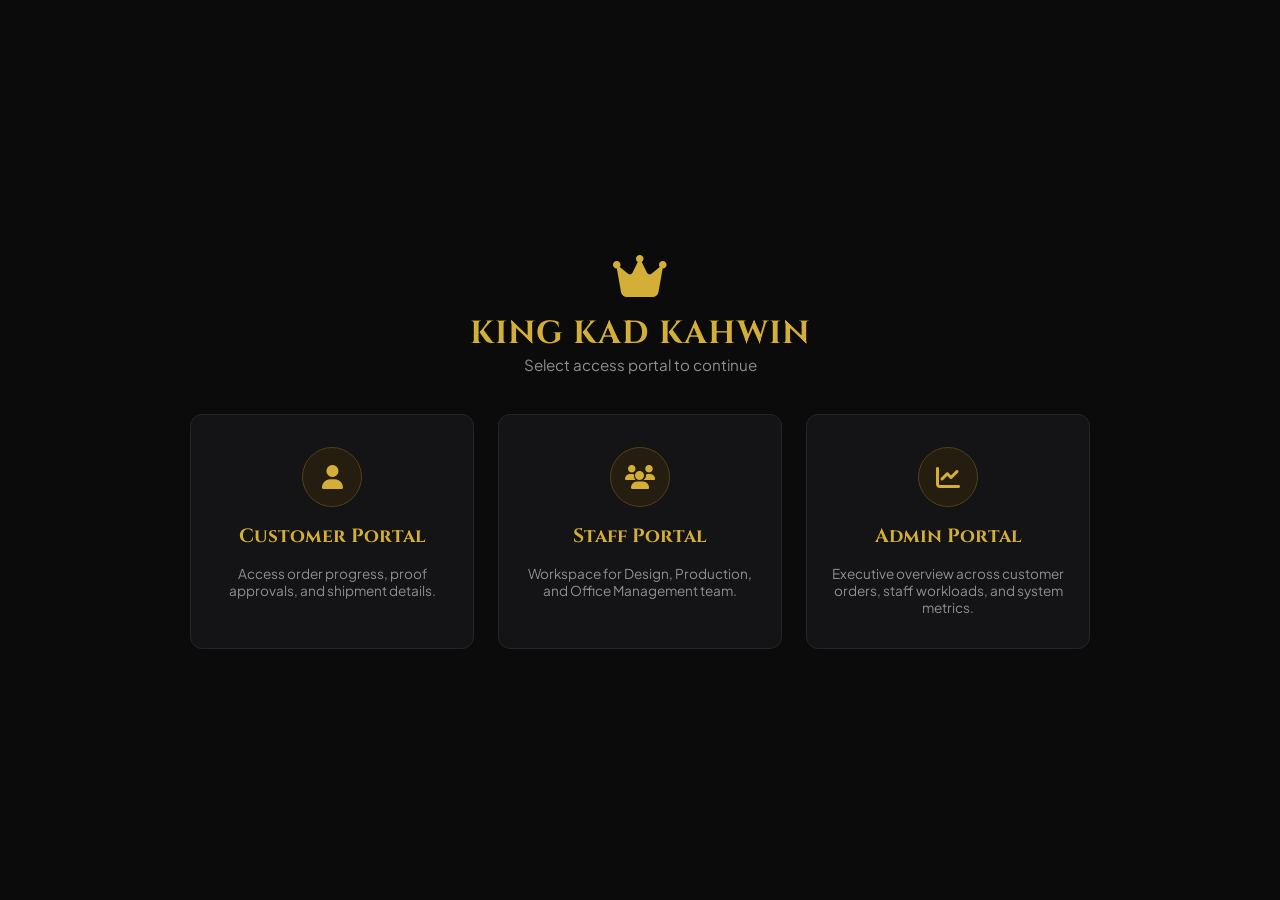
<file: index.html>
<!DOCTYPE html>
<html lang="en">
<head>
  <meta charset="UTF-8">
  <meta name="viewport" content="width=device-width, initial-scale=1.0">
  <title>KingKadKahwin - Ordering System Portal</title>
  <link rel="preconnect" href="https://fonts.googleapis.com">
  <link rel="preconnect" href="https://fonts.gstatic.com" crossorigin>
  <link href="https://fonts.googleapis.com/css2?family=Cinzel:wght@600;700&family=Plus+Jakarta+Sans:wght@400;500;600;700&display=swap" rel="stylesheet">
  <link rel="stylesheet" href="https://cdnjs.cloudflare.com/ajax/libs/font-awesome/6.4.0/css/all.min.css">
  <style>
    * {
      box-sizing: border-box;
      margin: 0;
      padding: 0;
    }
    body {
      font-family: 'Plus Jakarta Sans', sans-serif;
      background: #0B0B0C;
      color: #F5F5F7;
    }
    .portal-container {
      min-height: 100vh;
      display: flex;
      flex-direction: column;
      align-items: center;
      justify-content: center;
      padding: 20px;
    }
    .portal-header {
      text-align: center;
      margin-bottom: 40px;
    }
    .portal-header i {
      font-size: 3rem;
      color: #D4AF37;
      margin-bottom: 12px;
    }
    .portal-header h1 {
      font-family: 'Cinzel', serif;
      color: #D4AF37;
      font-size: 2rem;
      letter-spacing: 1px;
    }
    .portal-header p {
      color: #8E8E93;
      font-size: 0.95rem;
    }
    .portal-grid {
      display: grid;
      grid-template-columns: repeat(auto-fit, minmax(260px, 1fr));
      gap: 24px;
      max-width: 900px;
      width: 100%;
    }
    .portal-card {
      background: #141416;
      border: 1px solid #26262A;
      border-radius: 12px;
      padding: 32px 24px;
      text-align: center;
      text-decoration: none;
      color: #F5F5F7;
      transition: all 0.3s ease;
      display: flex;
      flex-direction: column;
      align-items: center;
      gap: 16px;
    }
    .portal-card:hover {
      border-color: #D4AF37;
      transform: translateY(-4px);
    }
    .portal-icon {
      width: 60px;
      height: 60px;
      background: #241D10;
      border: 1px solid #524017;
      border-radius: 50%;
      display: flex;
      align-items: center;
      justify-content: center;
      color: #D4AF37;
      font-size: 1.5rem;
    }
    .portal-card h3 {
      font-family: 'Cinzel', serif;
      font-size: 1.2rem;
      color: #D4AF37;
    }
    .portal-card p {
      font-size: 0.85rem;
      color: #8E8E93;
    }
  </style>
</head>
<body>
  <div class="portal-container">
    <div class="portal-header">
      <i class="fa-solid fa-crown"></i>
      <h1>KING KAD KAHWIN</h1>
      <p>Select access portal to continue</p>
    </div>

    <div class="portal-grid">
      <a href="customer/order_form.html" class="portal-card">
        <div class="portal-icon"><i class="fa-solid fa-user"></i></div>
        <h3>Customer Portal</h3>
        <p>Access order progress, proof approvals, and shipment details.</p>
      </a>

      <a href="staff/dashboard.html" class="portal-card">
        <div class="portal-icon"><i class="fa-solid fa-users"></i></div>
        <h3>Staff Portal</h3>
        <p>Workspace for Design, Production, and Office Management team.</p>
      </a>

      <a href="admin/admin.html" class="portal-card">
        <div class="portal-icon"><i class="fa-solid fa-chart-line"></i></div>
        <h3>Admin Portal</h3>
        <p>Executive overview across customer orders, staff workloads, and system metrics.</p>
      </a>
    </div>
  </div>
</body>
</html>
</file>
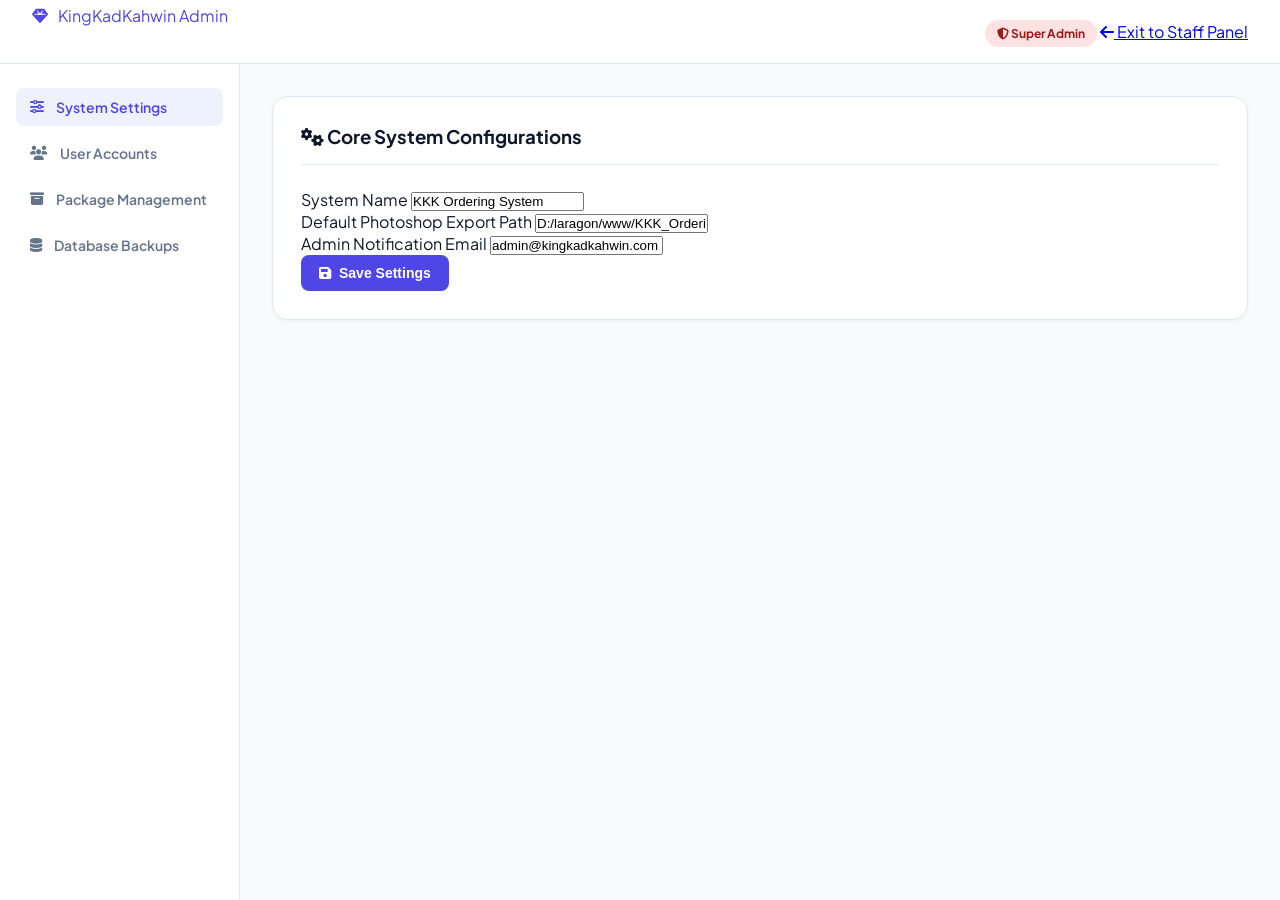
<file: admin/admin.html>
<!DOCTYPE html>
<html lang="en">
<head>
    <meta charset="UTF-8">
    <meta name="viewport" content="width=device-width, initial-scale=1.0">
    <title>Admin Control Panel | KKK Ordering System</title>
    <link href="https://fonts.googleapis.com/css2?family=Plus+Jakarta+Sans:wght@400;500;600;700&display=swap" rel="stylesheet">
    <link rel="stylesheet" href="https://cdnjs.cloudflare.com/ajax/libs/font-awesome/6.4.0/css/all.min.css">
    <link rel="stylesheet" href="../design/admin.css">
</head>
<body>

    <div class="admin-wrapper">
        <!-- Top Navbar -->
        <header class="admin-navbar">
            <div class="brand">
                <i class="fa-solid fa-gem"></i>
                <span>KingKadKahwin Admin</span>
            </div>
            <div class="nav-actions">
                <span class="admin-badge"><i class="fa-solid fa-shield-halved"></i> Super Admin</span>
                <a href="../staff/dashboard.html" class="btn-light"><i class="fa-solid fa-arrow-left"></i> Exit to Staff Panel</a>
            </div>
        </header>

        <div class="admin-container">
            <aside class="admin-sidebar">
                <nav class="admin-nav">
                    <a href="#" class="active"><i class="fa-solid fa-sliders"></i> System Settings</a>
                    <a href="#"><i class="fa-solid fa-users"></i> User Accounts</a>
                    <a href="#"><i class="fa-solid fa-box-archive"></i> Package Management</a>
                    <a href="#"><i class="fa-solid fa-database"></i> Database Backups</a>
                </nav>
            </aside>

            <main class="admin-body">
                <div class="card">
                    <div class="card-title">
                        <h3><i class="fa-solid fa-gears"></i> Core System Configurations</h3>
                    </div>
                    <form class="admin-form">
                        <div class="form-grid">
                            <div class="input-group">
                                <label>System Name</label>
                                <input type="text" value="KKK Ordering System">
                            </div>
                            <div class="input-group">
                                <label>Default Photoshop Export Path</label>
                                <input type="text" value="D:/laragon/www/KKK_Ordering_System/uploads/psd_export/">
                            </div>
                            <div class="input-group col-span-2">
                                <label>Admin Notification Email</label>
                                <input type="email" value="admin@kingkadkahwin.com">
                            </div>
                        </div>
                        <div class="form-actions">
                            <button type="button" class="btn-primary"><i class="fa-solid fa-floppy-disk"></i> Save Settings</button>
                        </div>
                    </form>
                </div>
            </main>
        </div>
    </div>

</body>
</html>
</file>
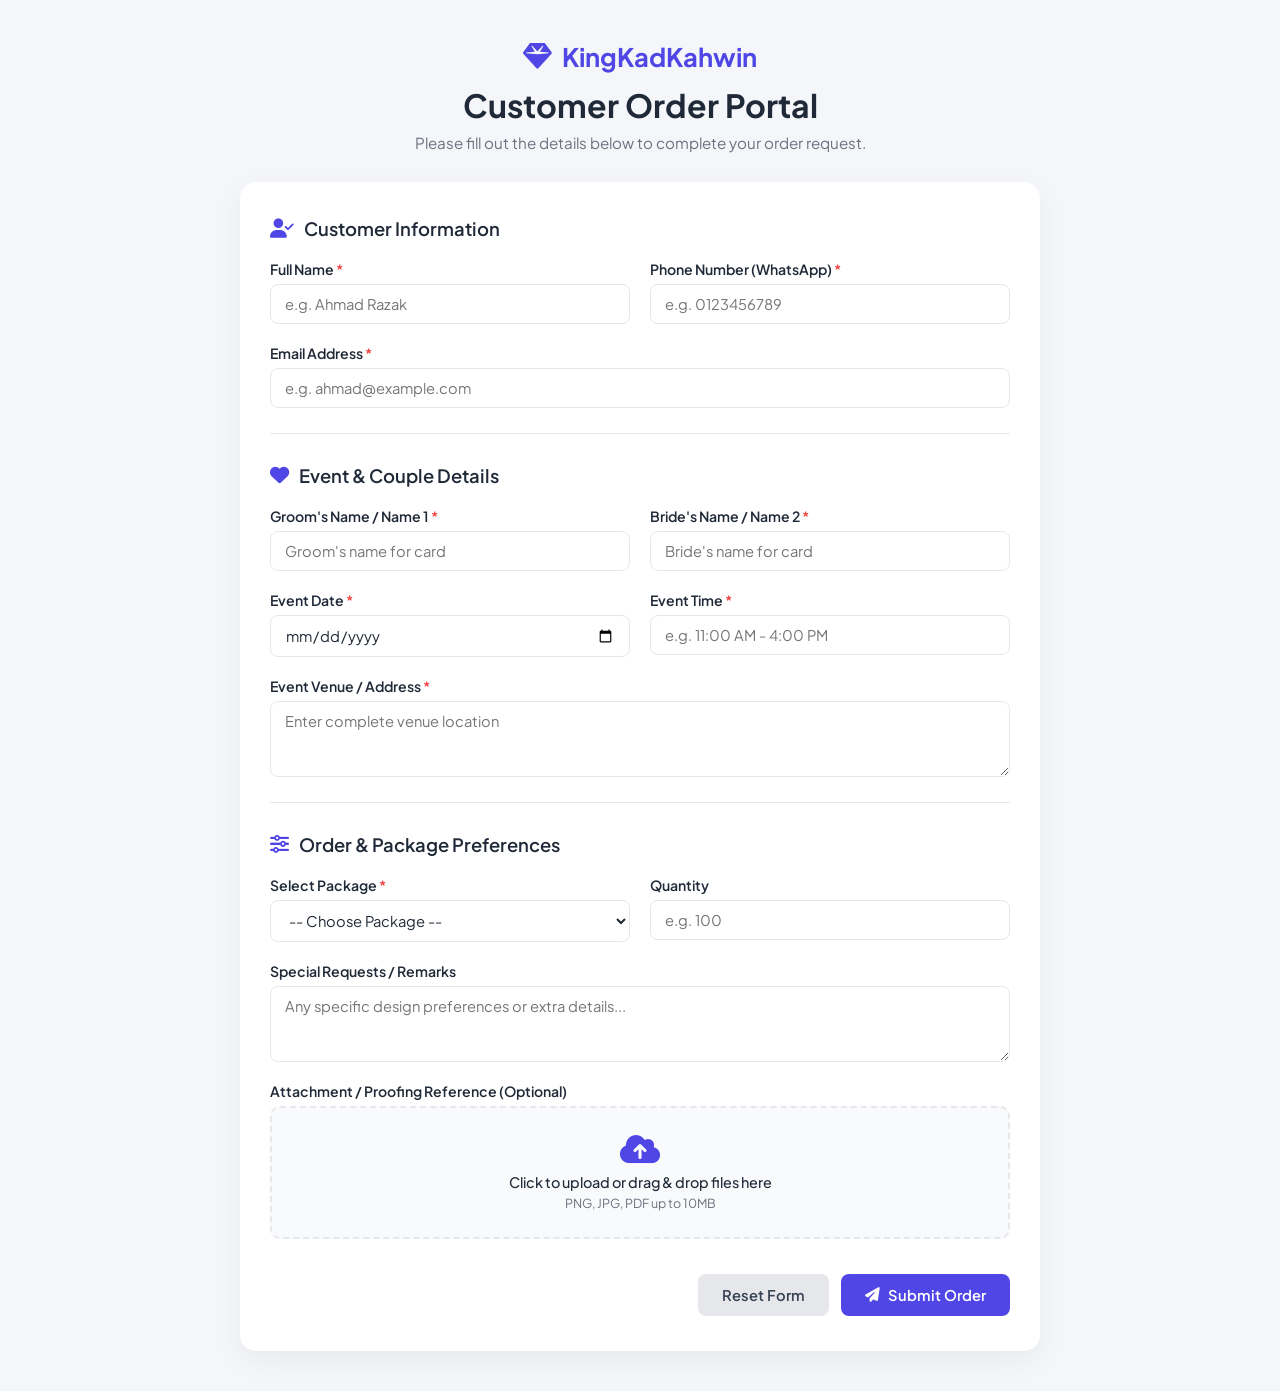
<file: customer/customer.html>
<!DOCTYPE html>
<html lang="en">
<head>
    <meta charset="UTF-8">
    <meta name="viewport" content="width=device-width, initial-scale=1.0">
    <title>Customer Order Portal | KKK Ordering System</title>
    <!-- Google Fonts & Font Awesome Icons -->
    <link href="https://fonts.googleapis.com/css2?family=Plus+Jakarta+Sans:wght@400;500;600;700&display=swap" rel="stylesheet">
    <link rel="stylesheet" href="https://cdnjs.cloudflare.com/ajax/libs/font-awesome/6.4.0/css/all.min.css">
    
    <!-- Custom CSS -->
    <link rel="stylesheet" href="../design/customer.css">
</head>
<body>

    <div class="portal-container">
        <!-- Header Banner -->
        <header class="portal-header">
            <div class="logo-area">
                <i class="fa-solid fa-gem logo-icon"></i>
                <h2>KingKadKahwin</h2>
            </div>
            <h1>Customer Order Portal</h1>
            <p>Please fill out the details below to complete your order request.</p>
        </header>

        <!-- Main Form Card -->
        <main class="form-card">
            <form id="customerOrderForm" action="../api/customer_submit.php" method="POST" enctype="multipart/form-data">
                
                <!-- FALLBACK ORDER ID INPUTS -->
                <input type="hidden" id="orderId" name="order_id" value="ORD-TEMPORARY">
                <input type="hidden" id="orderNo" name="order_no" value="ORD-TEMPORARY">

                <!-- Section 1: Personal Details -->
                <section class="form-section">
                    <div class="section-title">
                        <i class="fa-solid fa-user-check"></i>
                        <h3>Customer Information</h3>
                    </div>
                    <div class="form-grid col-2">
                        <div class="input-group">
                            <label for="fullName">Full Name <span class="required">*</span></label>
                            <input type="text" id="fullName" name="full_name" placeholder="e.g. Ahmad Razak" required>
                        </div>
                        <div class="input-group">
                            <label for="phone">Phone Number (WhatsApp) <span class="required">*</span></label>
                            <input type="tel" id="phone" name="phone" placeholder="e.g. 0123456789" required>
                        </div>
                        <div class="input-group col-span-2">
                            <label for="email">Email Address <span class="required">*</span></label>
                            <input type="email" id="email" name="email" placeholder="e.g. ahmad@example.com" required>
                        </div>
                    </div>
                </section>

                <!-- Section 2: Event & Bride/Groom Details -->
                <section class="form-section">
                    <div class="section-title">
                        <i class="fa-solid fa-heart"></i>
                        <h3>Event & Couple Details</h3>
                    </div>
                    <div class="form-grid col-2">
                        <div class="input-group">
                            <label for="groomName">Groom's Name / Name 1 <span class="required">*</span></label>
                            <input type="text" id="groomName" name="groom_name" placeholder="Groom's name for card" required>
                        </div>
                        <div class="input-group">
                            <label for="brideName">Bride's Name / Name 2 <span class="required">*</span></label>
                            <input type="text" id="brideName" name="bride_name" placeholder="Bride's name for card" required>
                        </div>
                        <div class="input-group">
                            <label for="eventDate">Event Date <span class="required">*</span></label>
                            <input type="date" id="eventDate" name="event_date" required>
                        </div>
                        <div class="input-group">
                            <label for="eventTime">Event Time <span class="required">*</span></label>
                            <input type="text" id="eventTime" name="event_time" placeholder="e.g. 11:00 AM - 4:00 PM" required>
                        </div>
                        <div class="input-group col-span-2">
                            <label for="venue">Event Venue / Address <span class="required">*</span></label>
                            <textarea id="venue" name="venue" rows="3" placeholder="Enter complete venue location" required></textarea>
                        </div>
                    </div>
                </section>

                <!-- Section 3: Order Specifications & File Upload -->
                <section class="form-section">
                    <div class="section-title">
                        <i class="fa-solid fa-sliders"></i>
                        <h3>Order & Package Preferences</h3>
                    </div>
                    <div class="form-grid col-2">
                        <div class="input-group">
                            <label for="packageSelect">Select Package <span class="required">*</span></label>
                            <select id="packageSelect" name="package_type" required>
                                <option value="" disabled selected>-- Choose Package --</option>
                                <option value="Digital Invitation Only">Digital Invitation Only</option>
                                <option value="Printed Card - Basic (100 pcs)">Printed Card - Basic (100 pcs)</option>
                                <option value="Printed Card - Premium (500 pcs)">Printed Card - Premium (500 pcs)</option>
                                <option value="Luxury VIP Package">Luxury VIP Package</option>
                            </select>
                        </div>
                        <div class="input-group">
                            <label for="quantity">Quantity</label>
                            <input type="number" id="quantity" name="quantity" placeholder="e.g. 100" min="1">
                        </div>
                        <div class="input-group col-span-2">
                            <label for="specialNotes">Special Requests / Remarks</label>
                            <textarea id="specialNotes" name="notes" rows="3" placeholder="Any specific design preferences or extra details..."></textarea>
                        </div>
                        <div class="input-group col-span-2">
                            <label>Attachment / Proofing Reference (Optional)</label>
                            <div class="file-upload-box">
                                <i class="fa-solid fa-cloud-arrow-up"></i>
                                <p id="fileNameDisplay">Click to upload or drag & drop files here</p>
                                <span>PNG, JPG, PDF up to 10MB</span>
                                <input type="file" id="attachment" name="attachment" accept=".png,.jpg,.jpeg,.pdf">
                            </div>
                        </div>
                    </div>
                </section>

                <!-- Submit Button -->
                <div class="form-actions">
                    <button type="reset" class="btn-secondary">Reset Form</button>
                    <button type="submit" class="btn-primary">
                        <i class="fa-solid fa-paper-plane"></i> Submit Order
                    </button>
                </div>

            </form>
        </main>
    </div>

    <!-- Custom JavaScript -->
    <script src="../js/customer-dashboard.js"></script>
</body>
</html>
</file>
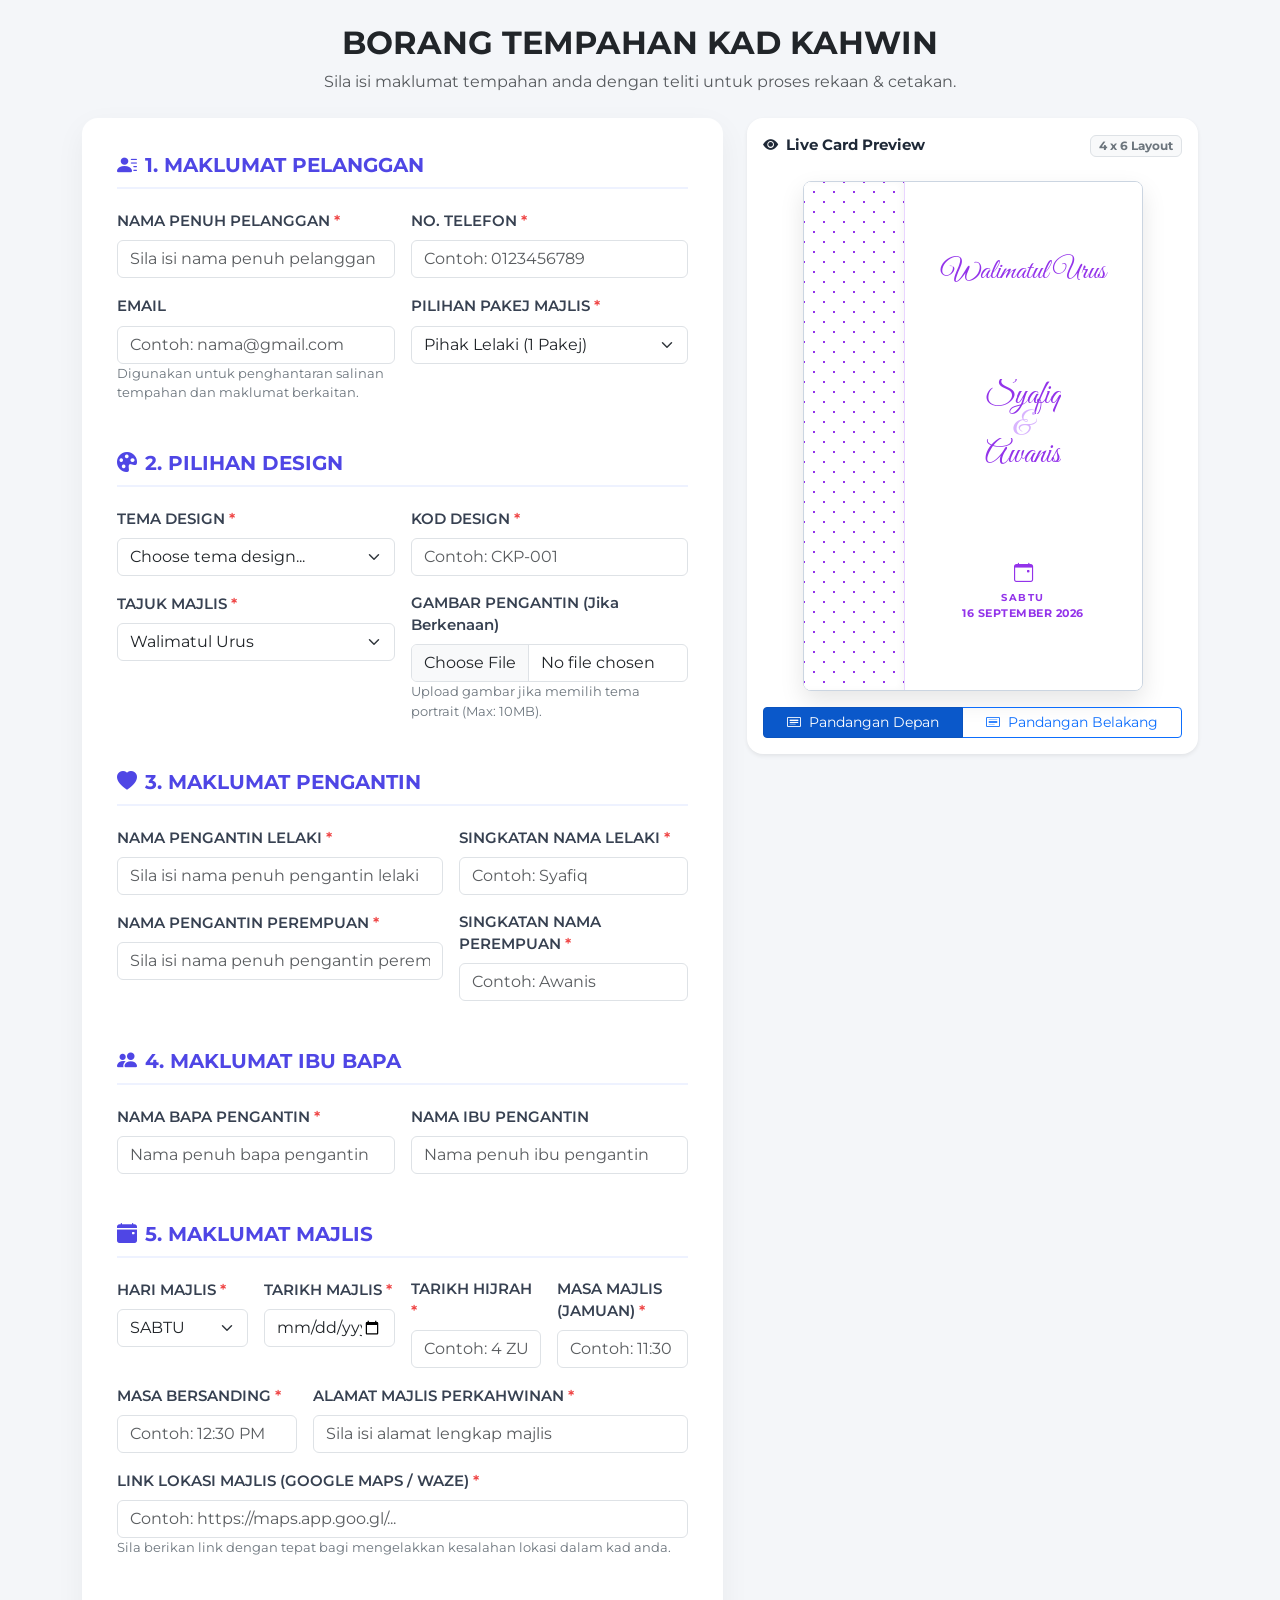
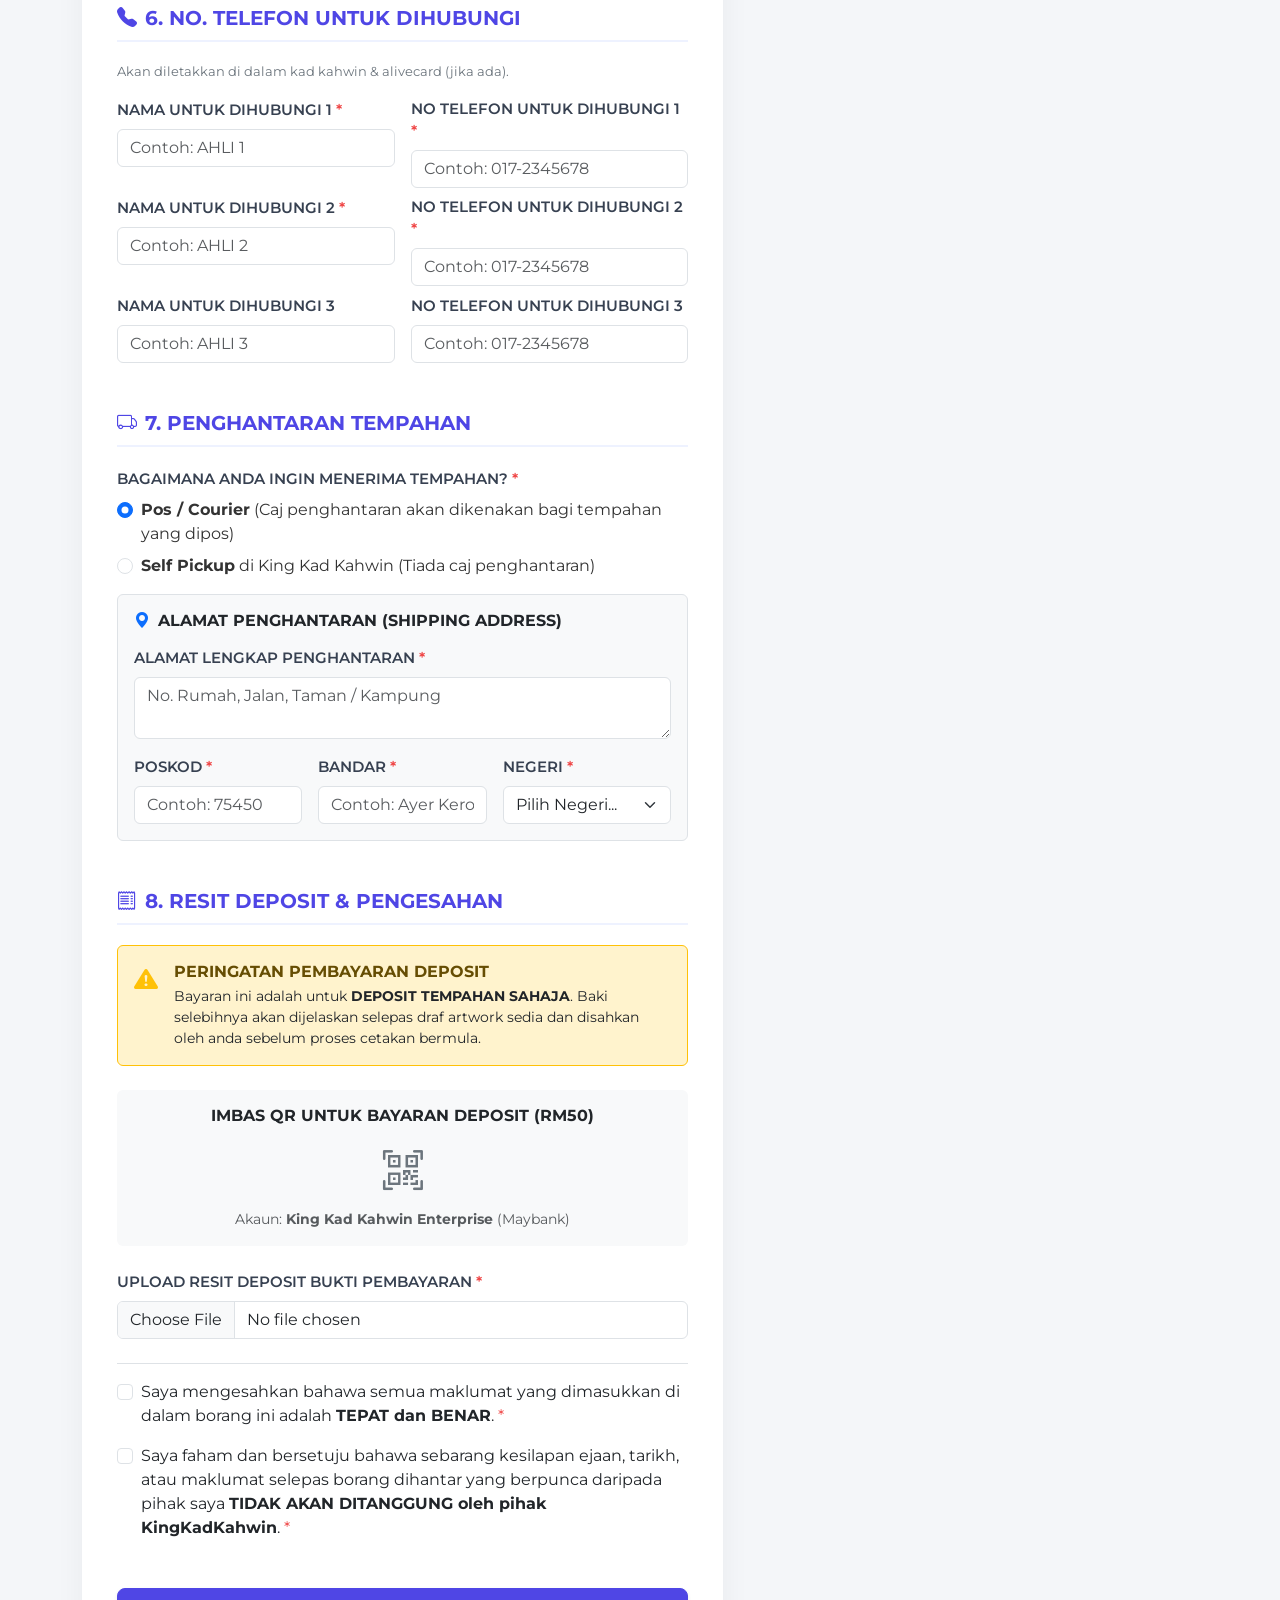
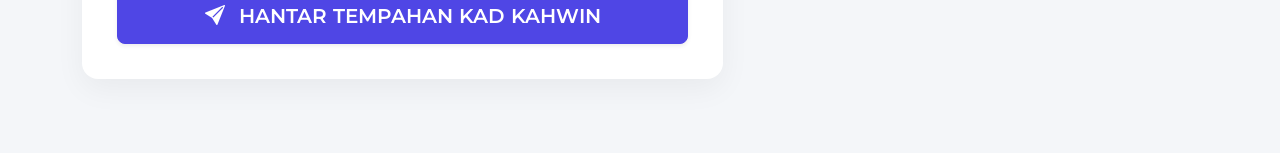
<file: customer/order_form.html>
<!DOCTYPE html>
<html lang="en">
<head>
    <meta charset="UTF-8">
    <meta name="viewport" content="width=device-width, initial-scale=1.0">
    <title>Borang Tempahan Kad Kahwin | KingKadKahwin</title>
    <!-- Bootstrap CSS -->
    <link href="https://cdn.jsdelivr.net/npm/bootstrap@5.3.0/dist/css/bootstrap.min.css" rel="stylesheet">
    <link rel="stylesheet" href="https://cdn.jsdelivr.net/npm/bootstrap-icons@1.10.5/font/bootstrap-icons.css">
    <!-- Google Fonts -->
    <link rel="preconnect" href="https://fonts.googleapis.com">
    <link rel="preconnect" href="https://fonts.gstatic.com" crossorigin>
    <link href="https://fonts.googleapis.com/css2?family=Great+Vibes&family=Montserrat:wght@400;500;600;700;800;900&family=Playfair+Display:ital,wght@0,600;1,400&display=swap" rel="stylesheet">
    
    <!-- Custom CSS -->
    <link rel="stylesheet" href="../design/order_form.css">
</head>
<body>

<div class="container my-4">
    <div class="text-center mb-4">
        <h2 class="fw-bold text-dark">BORANG TEMPAHAN KAD KAHWIN</h2>
        <p class="text-muted">Sila isi maklumat tempahan anda dengan teliti untuk proses rekaan & cetakan.</p>
    </div>

    <form id="orderForm" action="../api/customer_submit.php" method="POST" enctype="multipart/form-data" class="needs-validation" novalidate>
        <div class="row g-4">
            
            <!-- Left Column: Form Fields -->
            <div class="col-lg-7">
                <div class="form-card">
                    
                    <!-- SECTION 1: MAKLUMAT PELANGGAN -->
                    <div class="mb-5">
                        <h5 class="section-header"><i class="bi bi-person-lines-fill me-2"></i>1. MAKLUMAT PELANGGAN</h5>
                        <div class="row g-3">
                            <div class="col-md-6">
                                <label for="namaPelanggan" class="form-label">NAMA PENUH PELANGGAN <span class="required-asterisk">*</span></label>
                                <input type="text" class="form-control" id="namaPelanggan" name="name" placeholder="Sila isi nama penuh pelanggan" required>
                                <div class="invalid-feedback">Sila masukkan nama penuh anda.</div>
                            </div>
                            <div class="col-md-6">
                                <label for="noTelefon" class="form-label">NO. TELEFON <span class="required-asterisk">*</span></label>
                                <input type="tel" class="form-control" id="noTelefon" name="phone" placeholder="Contoh: 0123456789" required>
                                <div class="invalid-feedback">Sila masukkan no. telefon yang boleh dihubungi.</div>
                            </div>
                            <div class="col-md-6">
                                <label for="emailPelanggan" class="form-label">EMAIL</label>
                                <input type="email" class="form-control" id="emailPelanggan" name="email" placeholder="Contoh: nama@gmail.com">
                                <div class="sub-text">Digunakan untuk penghantaran salinan tempahan dan maklumat berkaitan.</div>
                            </div>
                            <div class="col-md-6">
                                <label for="pakejChoice" class="form-label">PILIHAN PAKEJ MAJLIS <span class="required-asterisk">*</span></label>
                                <select class="form-select" id="pakejChoice" name="package_type" required>
                                    <option value="Pihak Lelaki (1 Pakej)" selected>Pihak Lelaki (1 Pakej)</option>
                                    <option value="Pihak Perempuan (1 Pakej)">Pihak Perempuan (1 Pakej)</option>
                                    <option value="Kedua-dua Pihak (2 Pakej)">Kedua-dua Pihak (2 Pakej)</option>
                                    <option value="Kedua-dua Pihak (1 Pakej - Kad Lipatan)">Kedua-dua Pihak (1 Pakej - Kad Lipatan)</option>
                                </select>
                            </div>
                        </div>
                    </div>

                    <!-- SECTION 2: PILIHAN DESIGN -->
                    <div class="mb-5">
                        <h5 class="section-header"><i class="bi bi-palette-fill me-2"></i>2. PILIHAN DESIGN</h5>
                        <div class="row g-3">
                            <div class="col-md-6">
                                <label for="temaDesign" class="form-label">TEMA DESIGN <span class="required-asterisk">*</span></label>
                                <select class="form-select" id="temaDesign" name="theme" required>
                                    <option value="" disabled selected>Choose tema design...</option>
                                    <option value="Floral / Bunga">Floral / Bunga</option>
                                    <option value="Minimalist / Modern">Minimalist / Modern</option>
                                    <option value="Classic / Traditional">Classic / Traditional</option>
                                    <option value="Elegance / Premium">Elegance / Premium</option>
                                    <option value="Portrait / Gambar">Portrait / Gambar</option>
                                </select>
                                <div class="invalid-feedback">Sila pilih tema design.</div>
                            </div>
                            <div class="col-md-6">
                                <label for="kodDesign" class="form-label">KOD DESIGN <span class="required-asterisk">*</span></label>
                                <input type="text" class="form-control" id="kodDesign" name="design_code" placeholder="Contoh: CKP-001" required>
                                <div class="invalid-feedback">Sila masukkan kod design.</div>
                            </div>
                            <div class="col-md-6">
                                <label for="tajukMajlis" class="form-label">TAJUK MAJLIS <span class="required-asterisk">*</span></label>
                                <select class="form-select" id="tajukMajlis" name="event_title" required>
                                    <option value="Walimatul Urus" selected>Walimatul Urus</option>
                                    <option value="Majlis Kesyukuran">Majlis Kesyukuran</option>
                                    <option value="Majlis Sambut Menantu">Majlis Sambut Menantu</option>
                                    <option value="Majlis Perkahwinan">Majlis Perkahwinan</option>
                                </select>
                                <div class="invalid-feedback">Sila pilih tajuk majlis.</div>
                            </div>
                            <div class="col-md-6">
                                <label for="gambarPengantin" class="form-label">GAMBAR PENGANTIN (Jika Berkenaan)</label>
                                <input type="file" class="form-control" id="gambarPengantin" name="bride_photo" accept="image/*">
                                <div class="sub-text">Upload gambar jika memilih tema portrait (Max: 10MB).</div>
                            </div>
                        </div>
                    </div>

                    <!-- SECTION 3: MAKLUMAT PENGANTIN -->
                    <div class="mb-5">
                        <h5 class="section-header"><i class="bi bi-heart-fill me-2"></i>3. MAKLUMAT PENGANTIN</h5>
                        <div class="row g-3">
                            <div class="col-md-7">
                                <label for="namaLelaki" class="form-label">NAMA PENGANTIN LELAKI <span class="required-asterisk">*</span></label>
                                <input type="text" class="form-control" id="namaLelaki" name="groom_name" placeholder="Sila isi nama penuh pengantin lelaki" required>
                                <div class="invalid-feedback">Sila masukkan nama penuh pengantin lelaki.</div>
                            </div>
                            <div class="col-md-5">
                                <label for="singkatanLelaki" class="form-label">SINGKATAN NAMA LELAKI <span class="required-asterisk">*</span></label>
                                <input type="text" class="form-control" id="singkatanLelaki" name="groom_short" placeholder="Contoh: Syafiq" required>
                                <div class="invalid-feedback">Sila masukkan nama singkatan pengantin lelaki.</div>
                            </div>

                            <div class="col-md-7">
                                <label for="namaPerempuan" class="form-label">NAMA PENGANTIN PEREMPUAN <span class="required-asterisk">*</span></label>
                                <input type="text" class="form-control" id="namaPerempuan" name="bride_name" placeholder="Sila isi nama penuh pengantin perempuan" required>
                                <div class="invalid-feedback">Sila masukkan nama penuh pengantin perempuan.</div>
                            </div>
                            <div class="col-md-5">
                                <label for="singkatanPerempuan" class="form-label">SINGKATAN NAMA PEREMPUAN <span class="required-asterisk">*</span></label>
                                <input type="text" class="form-control" id="singkatanPerempuan" name="bride_short" placeholder="Contoh: Awanis" required>
                                <div class="invalid-feedback">Sila masukkan nama singkatan pengantin perempuan.</div>
                            </div>
                        </div>
                    </div>

                    <!-- SINGLE PARTY DETAILS CONTAINER -->
                    <div id="singlePartyContainer">
                        <!-- SECTION 4: MAKLUMAT IBU BAPA -->
                        <div class="mb-5">
                            <h5 class="section-header"><i class="bi bi-people-fill me-2"></i>4. MAKLUMAT IBU BAPA</h5>
                            <div class="row g-3">
                                <div class="col-md-6">
                                    <label for="namaBapa" class="form-label">NAMA BAPA PENGANTIN <span class="required-asterisk">*</span></label>
                                    <input type="text" class="form-control single-req" id="namaBapa" name="father_name" placeholder="Nama penuh bapa pengantin" required>
                                    <div class="invalid-feedback">Sila masukkan nama bapa pengantin.</div>
                                </div>
                                <div class="col-md-6">
                                    <label for="namaIbu" class="form-label">NAMA IBU PENGANTIN</label>
                                    <input type="text" class="form-control" id="namaIbu" name="mother_name" placeholder="Nama penuh ibu pengantin">
                                </div>
                            </div>
                        </div>

                        <!-- SECTION 5: MAKLUMAT MAJLIS -->
                        <div class="mb-5">
                            <h5 class="section-header"><i class="bi bi-calendar-event-fill me-2"></i>5. MAKLUMAT MAJLIS</h5>
                            <div class="row g-3">
                                <div class="col-md-3">
                                    <label for="hariMajlis" class="form-label">HARI MAJLIS <span class="required-asterisk">*</span></label>
                                    <select class="form-select single-req" id="hariMajlis" name="event_day" required>
                                        <option value="SABTU" selected>SABTU</option>
                                        <option value="AHAD">AHAD</option>
                                        <option value="JUMAAT">JUMAAT</option>
                                        <option value="ISNIN">ISNIN</option>
                                        <option value="LAIN-LAIN">LAIN-LAIN</option>
                                    </select>
                                    <div class="invalid-feedback">Sila pilih hari majlis.</div>
                                </div>
                                <div class="col-md-3">
                                    <label for="tarikhMajlis" class="form-label">TARIKH MAJLIS <span class="required-asterisk">*</span></label>
                                    <input type="date" class="form-control single-req" id="tarikhMajlis" name="event_date" required>
                                    <div class="invalid-feedback">Sila pilih tarikh majlis.</div>
                                </div>
                                <div class="col-md-3">
                                    <label for="tarikhHijrah" class="form-label">TARIKH HIJRAH <span class="required-asterisk">*</span></label>
                                    <input type="text" class="form-control single-req" id="tarikhHijrah" name="hijri_date" placeholder="Contoh: 4 ZULHIJAH 1446H" required>
                                    <div class="invalid-feedback">Sila masukkan tarikh hijrah.</div>
                                </div>
                                <div class="col-md-3">
                                    <label for="masaJamuan" class="form-label">MASA MAJLIS (JAMUAN) <span class="required-asterisk">*</span></label>
                                    <input type="text" class="form-control single-req" id="masaJamuan" name="event_time" placeholder="Contoh: 11:30 AM - 3:30 PM" required>
                                    <div class="invalid-feedback">Sila masukkan masa majlis.</div>
                                </div>
                                <div class="col-md-4">
                                    <label for="masaBersanding" class="form-label">MASA BERSANDING <span class="required-asterisk">*</span></label>
                                    <input type="text" class="form-control single-req" id="masaBersanding" name="sanding_time" placeholder="Contoh: 12:30 PM" required>
                                    <div class="invalid-feedback">Sila masukkan masa bersanding.</div>
                                </div>
                                <div class="col-md-8">
                                    <label for="alamatMajlis" class="form-label">ALAMAT MAJLIS PERKAHWINAN <span class="required-asterisk">*</span></label>
                                    <input type="text" class="form-control single-req" id="alamatMajlis" name="event_address" placeholder="Sila isi alamat lengkap majlis" required>
                                    <div class="invalid-feedback">Sila masukkan alamat lengkap majlis.</div>
                                </div>
                                <div class="col-md-12">
                                    <label for="linkLokasi" class="form-label">LINK LOKASI MAJLIS (GOOGLE MAPS / WAZE) <span class="required-asterisk">*</span></label>
                                    <input type="url" class="form-control single-req" id="linkLokasi" name="location_url" placeholder="Contoh: https://maps.app.goo.gl/..." required>
                                    <div class="sub-text">Sila berikan link dengan tepat bagi mengelakkan kesalahan lokasi dalam kad anda.</div>
                                    <div class="invalid-feedback">Sila berikan URL link lokasi.</div>
                                </div>
                            </div>
                        </div>

                        <!-- SECTION 6: NO. TELEFON UNTUK DIHUBUNGI -->
                        <div class="mb-5">
                            <h5 class="section-header"><i class="bi bi-telephone-fill me-2"></i>6. NO. TELEFON UNTUK DIHUBUNGI</h5>
                            <p class="sub-text mb-3">Akan diletakkan di dalam kad kahwin & alivecard (jika ada).</p>
                            
                            <div class="row g-3 mb-2">
                                <div class="col-md-6">
                                    <label for="namaHubungi1" class="form-label">NAMA UNTUK DIHUBUNGI 1 <span class="required-asterisk">*</span></label>
                                    <input type="text" class="form-control single-req" id="namaHubungi1" name="contact1_name" placeholder="Contoh: AHLI 1" required>
                                    <div class="invalid-feedback">Sila masukkan nama rujukan 1.</div>
                                </div>
                                <div class="col-md-6">
                                    <label for="noHubungi1" class="form-label">NO TELEFON UNTUK DIHUBUNGI 1 <span class="required-asterisk">*</span></label>
                                    <input type="tel" class="form-control single-req" id="noHubungi1" name="contact1_phone" placeholder="Contoh: 017-2345678" required>
                                    <div class="invalid-feedback">Sila masukkan no telefon 1.</div>
                                </div>
                            </div>

                            <div class="row g-3 mb-2">
                                <div class="col-md-6">
                                    <label for="namaHubungi2" class="form-label">NAMA UNTUK DIHUBUNGI 2 <span class="required-asterisk">*</span></label>
                                    <input type="text" class="form-control single-req" id="namaHubungi2" name="contact2_name" placeholder="Contoh: AHLI 2" required>
                                    <div class="invalid-feedback">Sila masukkan nama rujukan 2.</div>
                                </div>
                                <div class="col-md-6">
                                    <label for="noHubungi2" class="form-label">NO TELEFON UNTUK DIHUBUNGI 2 <span class="required-asterisk">*</span></label>
                                    <input type="tel" class="form-control single-req" id="noHubungi2" name="contact2_phone" placeholder="Contoh: 017-2345678" required>
                                    <div class="invalid-feedback">Sila masukkan no telefon 2.</div>
                                </div>
                            </div>

                            <div class="row g-3">
                                <div class="col-md-6">
                                    <label for="namaHubungi3" class="form-label">NAMA UNTUK DIHUBUNGI 3</label>
                                    <input type="text" class="form-control" id="namaHubungi3" name="contact3_name" placeholder="Contoh: AHLI 3">
                                </div>
                                <div class="col-md-6">
                                    <label for="noHubungi3" class="form-label">NO TELEFON UNTUK DIHUBUNGI 3</label>
                                    <input type="tel" class="form-control" id="noHubungi3" name="contact3_phone" placeholder="Contoh: 017-2345678">
                                </div>
                            </div>
                        </div>
                    </div>

                    <!-- DUAL PARTY DETAILS CONTAINER (MAJLIS PERTAMA & MAJLIS KEDUA) -->
                    <div id="dualPartyContainer" class="d-none">
                        
                        <!-- MAJLIS PERTAMA SECTION -->
                        <div class="border rounded-4 p-4 mb-5 bg-light">
                            <div class="d-flex justify-content-between align-items-center mb-3">
                                <h4 class="majlis-header mb-0"><i class="bi bi-1-circle-fill me-2 text-primary"></i>MAJLIS PERTAMA</h4>
                                <div class="col-md-5">
                                    <label for="majlis1Side" class="form-label text-muted small mb-1">Pihak Bagi Majlis Pertama:</label>
                                    <select class="form-select form-select-sm fw-bold" id="majlis1Side" name="majlis1_side">
                                        <option value="Pihak Lelaki" selected>Pihak Lelaki (Nama Lelaki di Atas)</option>
                                        <option value="Pihak Perempuan">Pihak Perempuan (Nama Perempuan di Atas)</option>
                                    </select>
                                </div>
                            </div>

                            <h6 class="fw-bold text-dark mt-4 mb-3"><i class="bi bi-people-fill me-2"></i>Maklumat Ibu Bapa (Majlis Pertama)</h6>
                            <div class="row g-3 mb-4">
                                <div class="col-md-6">
                                    <label for="namaBapa1" class="form-label">NAMA BAPA PENGANTIN <span class="required-asterisk">*</span></label>
                                    <input type="text" class="form-control dual-req" id="namaBapa1" name="m1_father_name" placeholder="Nama penuh bapa pengantin">
                                    <div class="invalid-feedback">Sila masukkan nama bapa pengantin.</div>
                                </div>
                                <div class="col-md-6">
                                    <label for="namaIbu1" class="form-label">NAMA IBU PENGANTIN</label>
                                    <input type="text" class="form-control" id="namaIbu1" name="m1_mother_name" placeholder="Nama penuh ibu pengantin">
                                </div>
                            </div>

                            <h6 class="fw-bold text-dark mb-3"><i class="bi bi-calendar-event-fill me-2"></i>Maklumat Majlis (Majlis Pertama)</h6>
                            <div class="row g-3 mb-4">
                                <div class="col-md-3">
                                    <label for="hariMajlis1" class="form-label">HARI MAJLIS <span class="required-asterisk">*</span></label>
                                    <select class="form-select dual-req" id="hariMajlis1" name="m1_event_day">
                                        <option value="SABTU" selected>SABTU</option>
                                        <option value="AHAD">AHAD</option>
                                        <option value="JUMAAT">JUMAAT</option>
                                        <option value="ISNIN">ISNIN</option>
                                        <option value="LAIN-LAIN">LAIN-LAIN</option>
                                    </select>
                                </div>
                                <div class="col-md-3">
                                    <label for="tarikhMajlis1" class="form-label">TARIKH MAJLIS <span class="required-asterisk">*</span></label>
                                    <input type="date" class="form-control dual-req" id="tarikhMajlis1" name="m1_event_date">
                                </div>
                                <div class="col-md-3">
                                    <label for="tarikhHijrah1" class="form-label">TARIKH HIJRAH <span class="required-asterisk">*</span></label>
                                    <input type="text" class="form-control dual-req" id="tarikhHijrah1" name="m1_hijri_date" placeholder="Contoh: 4 ZULHIJAH 1446H">
                                </div>
                                <div class="col-md-3">
                                    <label for="masaJamuan1" class="form-label">MASA JAMUAN <span class="required-asterisk">*</span></label>
                                    <input type="text" class="form-control dual-req" id="masaJamuan1" name="m1_event_time" placeholder="Contoh: 11:30 AM - 3:30 PM">
                                </div>
                                <div class="col-md-4">
                                    <label for="masaBersanding1" class="form-label">MASA BERSANDING <span class="required-asterisk">*</span></label>
                                    <input type="text" class="form-control dual-req" id="masaBersanding1" name="m1_sanding_time" placeholder="Contoh: 12:30 PM">
                                </div>
                                <div class="col-md-8">
                                    <label for="alamatMajlis1" class="form-label">ALAMAT MAJLIS <span class="required-asterisk">*</span></label>
                                    <input type="text" class="form-control dual-req" id="alamatMajlis1" name="m1_event_address" placeholder="Sila isi alamat lengkap majlis pertama">
                                </div>
                                <div class="col-md-12">
                                    <label for="linkLokasi1" class="form-label">LINK LOKASI MAJLIS <span class="required-asterisk">*</span></label>
                                    <input type="url" class="form-control dual-req" id="linkLokasi1" name="m1_location_url" placeholder="Contoh: https://maps.app.goo.gl/...">
                                </div>
                            </div>

                            <h6 class="fw-bold text-dark mb-3"><i class="bi bi-telephone-fill me-2"></i>No. Telefon Untuk Dihubungi (Majlis Pertama)</h6>
                            <div class="row g-3 mb-2">
                                <div class="col-md-6">
                                    <label for="namaHubungi1_m1" class="form-label">NAMA UNTUK DIHUBUNGI 1 <span class="required-asterisk">*</span></label>
                                    <input type="text" class="form-control dual-req" id="namaHubungi1_m1" name="m1_contact1_name" placeholder="Contoh: AHLI 1">
                                </div>
                                <div class="col-md-6">
                                    <label for="noHubungi1_m1" class="form-label">NO TELEFON 1 <span class="required-asterisk">*</span></label>
                                    <input type="tel" class="form-control dual-req" id="noHubungi1_m1" name="m1_contact1_phone" placeholder="Contoh: 017-2345678">
                                </div>
                            </div>
                            <div class="row g-3 mb-2">
                                <div class="col-md-6">
                                    <label for="namaHubungi2_m1" class="form-label">NAMA UNTUK DIHUBUNGI 2 <span class="required-asterisk">*</span></label>
                                    <input type="text" class="form-control dual-req" id="namaHubungi2_m1" name="m1_contact2_name" placeholder="Contoh: AHLI 2">
                                </div>
                                <div class="col-md-6">
                                    <label for="noHubungi2_m1" class="form-label">NO TELEFON 2 <span class="required-asterisk">*</span></label>
                                    <input type="tel" class="form-control dual-req" id="noHubungi2_m1" name="m1_contact2_phone" placeholder="Contoh: 017-2345678">
                                </div>
                            </div>
                            <div class="row g-3">
                                <div class="col-md-6">
                                    <label for="namaHubungi3_m1" class="form-label">NAMA UNTUK DIHUBUNGI 3</label>
                                    <input type="text" class="form-control" id="namaHubungi3_m1" name="m1_contact3_name" placeholder="Contoh: AHLI 3">
                                </div>
                                <div class="col-md-6">
                                    <label for="noHubungi3_m1" class="form-label">NO TELEFON 3</label>
                                    <input type="tel" class="form-control" id="noHubungi3_m1" name="m1_contact3_phone" placeholder="Contoh: 017-2345678">
                                </div>
                            </div>
                        </div>

                        <!-- MAJLIS KEDUA SECTION -->
                        <div class="border rounded-4 p-4 mb-5 bg-light">
                            <div class="d-flex justify-content-between align-items-center mb-3">
                                <h4 class="majlis-header mb-0"><i class="bi bi-2-circle-fill me-2 text-primary"></i>MAJLIS KEDUA</h4>
                                <div>
                                    <span class="badge bg-secondary p-2" id="majlis2SideLabel">Pihak Bagi Majlis Kedua: Pihak Perempuan</span>
                                </div>
                            </div>

                            <h6 class="fw-bold text-dark mt-4 mb-3"><i class="bi bi-people-fill me-2"></i>Maklumat Ibu Bapa (Majlis Kedua)</h6>
                            <div class="row g-3 mb-4">
                                <div class="col-md-6">
                                    <label for="namaBapa2" class="form-label">NAMA BAPA PENGANTIN <span class="required-asterisk">*</span></label>
                                    <input type="text" class="form-control dual-req" id="namaBapa2" name="m2_father_name" placeholder="Nama penuh bapa pengantin">
                                    <div class="invalid-feedback">Sila masukkan nama bapa pengantin.</div>
                                </div>
                                <div class="col-md-6">
                                    <label for="namaIbu2" class="form-label">NAMA IBU PENGANTIN</label>
                                    <input type="text" class="form-control" id="namaIbu2" name="m2_mother_name" placeholder="Nama penuh ibu pengantin">
                                </div>
                            </div>

                            <h6 class="fw-bold text-dark mb-3"><i class="bi bi-calendar-event-fill me-2"></i>Maklumat Majlis (Majlis Kedua)</h6>
                            <div class="row g-3 mb-4">
                                <div class="col-md-3">
                                    <label for="hariMajlis2" class="form-label">HARI MAJLIS <span class="required-asterisk">*</span></label>
                                    <select class="form-select dual-req" id="hariMajlis2" name="m2_event_day">
                                        <option value="SABTU" selected>SABTU</option>
                                        <option value="AHAD">AHAD</option>
                                        <option value="JUMAAT">JUMAAT</option>
                                        <option value="ISNIN">ISNIN</option>
                                        <option value="LAIN-LAIN">LAIN-LAIN</option>
                                    </select>
                                </div>
                                <div class="col-md-3">
                                    <label for="tarikhMajlis2" class="form-label">TARIKH MAJLIS <span class="required-asterisk">*</span></label>
                                    <input type="date" class="form-control dual-req" id="tarikhMajlis2" name="m2_event_date">
                                </div>
                                <div class="col-md-3">
                                    <label for="tarikhHijrah2" class="form-label">TARIKH HIJRAH <span class="required-asterisk">*</span></label>
                                    <input type="text" class="form-control dual-req" id="tarikhHijrah2" name="m2_hijri_date" placeholder="Contoh: 4 ZULHIJAH 1446H">
                                </div>
                                <div class="col-md-3">
                                    <label for="masaJamuan2" class="form-label">MASA JAMUAN <span class="required-asterisk">*</span></label>
                                    <input type="text" class="form-control dual-req" id="masaJamuan2" name="m2_event_time" placeholder="Contoh: 11:30 AM - 3:30 PM">
                                </div>
                                <div class="col-md-4">
                                    <label for="masaBersanding2" class="form-label">MASA BERSANDING <span class="required-asterisk">*</span></label>
                                    <input type="text" class="form-control dual-req" id="masaBersanding2" name="m2_sanding_time" placeholder="Contoh: 12:30 PM">
                                </div>
                                <div class="col-md-8">
                                    <label for="alamatMajlis2" class="form-label">ALAMAT MAJLIS <span class="required-asterisk">*</span></label>
                                    <input type="text" class="form-control dual-req" id="alamatMajlis2" name="m2_event_address" placeholder="Sila isi alamat lengkap majlis kedua">
                                </div>
                                <div class="col-md-12">
                                    <label for="linkLokasi2" class="form-label">LINK LOKASI MAJLIS <span class="required-asterisk">*</span></label>
                                    <input type="url" class="form-control dual-req" id="linkLokasi2" name="m2_location_url" placeholder="Contoh: https://maps.app.goo.gl/...">
                                </div>
                            </div>

                            <h6 class="fw-bold text-dark mb-3"><i class="bi bi-telephone-fill me-2"></i>No. Telefon Untuk Dihubungi (Majlis Kedua)</h6>
                            <div class="row g-3 mb-2">
                                <div class="col-md-6">
                                    <label for="namaHubungi1_m2" class="form-label">NAMA UNTUK DIHUBUNGI 1 <span class="required-asterisk">*</span></label>
                                    <input type="text" class="form-control dual-req" id="namaHubungi1_m2" name="m2_contact1_name" placeholder="Contoh: AHLI 1">
                                </div>
                                <div class="col-md-6">
                                    <label for="noHubungi1_m2" class="form-label">NO TELEFON 1 <span class="required-asterisk">*</span></label>
                                    <input type="tel" class="form-control dual-req" id="noHubungi1_m2" name="m2_contact1_phone" placeholder="Contoh: 017-2345678">
                                </div>
                            </div>
                            <div class="row g-3 mb-2">
                                <div class="col-md-6">
                                    <label for="namaHubungi2_m2" class="form-label">NAMA UNTUK DIHUBUNGI 2 <span class="required-asterisk">*</span></label>
                                    <input type="text" class="form-control dual-req" id="namaHubungi2_m2" name="m2_contact2_name" placeholder="Contoh: AHLI 2">
                                </div>
                                <div class="col-md-6">
                                    <label for="noHubungi2_m2" class="form-label">NO TELEFON 2 <span class="required-asterisk">*</span></label>
                                    <input type="tel" class="form-control dual-req" id="noHubungi2_m2" name="m2_contact2_phone" placeholder="Contoh: 017-2345678">
                                </div>
                            </div>
                            <div class="row g-3">
                                <div class="col-md-6">
                                    <label for="namaHubungi3_m2" class="form-label">NAMA UNTUK DIHUBUNGI 3</label>
                                    <input type="text" class="form-control" id="namaHubungi3_m2" name="m2_contact3_name" placeholder="Contoh: AHLI 3">
                                </div>
                                <div class="col-md-6">
                                    <label for="noHubungi3_m2" class="form-label">NO TELEFON 3</label>
                                    <input type="tel" class="form-control" id="noHubungi3_m2" name="m2_contact3_phone" placeholder="Contoh: 017-2345678">
                                </div>
                            </div>
                        </div>
                    </div>

                    <!-- SECTION 7: PENGHANTARAN TEMPAHAN -->
                    <div class="mb-5">
                        <h5 class="section-header"><i class="bi bi-truck me-2"></i>7. PENGHANTARAN TEMPAHAN</h5>
                        <label class="form-label mb-2">BAGAIMANA ANDA INGIN MENERIMA TEMPAHAN? <span class="required-asterisk">*</span></label>
                        <div class="form-check mb-2">
                            <input class="form-check-input" type="radio" name="delivery_method" id="deliveryPos" value="Pos / Courier" checked>
                            <label class="form-check-label" for="deliveryPos">
                                <strong>Pos / Courier</strong> (Caj penghantaran akan dikenakan bagi tempahan yang dipos)
                            </label>
                        </div>
                        <div class="form-check">
                            <input class="form-check-input" type="radio" name="delivery_method" id="deliveryPickup" value="Self Pickup">
                            <label class="form-check-label" for="deliveryPickup">
                                <strong>Self Pickup</strong> di King Kad Kahwin (Tiada caj penghantaran)
                            </label>
                        </div>

                        <div id="shippingAddressSection" class="border rounded p-3 mt-3 bg-light">
                            <h6 class="fw-bold text-dark mb-3"><i class="bi bi-geo-alt-fill me-2 text-primary"></i>ALAMAT PENGHANTARAN (SHIPPING ADDRESS)</h6>
                            <div class="row g-3">
                                <div class="col-12">
                                    <label for="shippingAddress" class="form-label">ALAMAT LENGKAP PENGHANTARAN <span class="required-asterisk">*</span></label>
                                    <textarea class="form-control" id="shippingAddress" name="shipping_address" rows="2" placeholder="No. Rumah, Jalan, Taman / Kampung" required></textarea>
                                </div>
                                <div class="col-md-4">
                                    <label for="shippingPostcode" class="form-label">POSKOD <span class="required-asterisk">*</span></label>
                                    <input type="text" class="form-control" id="shippingPostcode" name="shipping_postcode" placeholder="Contoh: 75450" required>
                                </div>
                                <div class="col-md-4">
                                    <label for="shippingCity" class="form-label">BANDAR <span class="required-asterisk">*</span></label>
                                    <input type="text" class="form-control" id="shippingCity" name="shipping_city" placeholder="Contoh: Ayer Keroh" required>
                                </div>
                                <div class="col-md-4">
                                    <label for="shippingState" class="form-label">NEGERI <span class="required-asterisk">*</span></label>
                                    <select class="form-select" id="shippingState" name="shipping_state" required>
                                        <option value="" disabled selected>Pilih Negeri...</option>
                                        <option value="Melaka">Melaka</option>
                                        <option value="Johor">Johor</option>
                                        <option value="Kedah">Kedah</option>
                                        <option value="Kelantan">Kelantan</option>
                                        <option value="Negeri Sembilan">Negeri Sembilan</option>
                                        <option value="Pahang">Pahang</option>
                                        <option value="Perak">Perak</option>
                                        <option value="Perlis">Perlis</option>
                                        <option value="Pulau Pinang">Pulau Pinang</option>
                                        <option value="Sabah">Sabah</option>
                                        <option value="Sarawak">Sarawak</option>
                                        <option value="Selangor">Selangor</option>
                                        <option value="Terengganu">Terengganu</option>
                                        <option value="WP Kuala Lumpur">WP Kuala Lumpur</option>
                                        <option value="WP Labuan">WP Labuan</option>
                                        <option value="WP Putrajaya">WP Putrajaya</option>
                                    </select>
                                </div>
                            </div>
                        </div>
                    </div>

                    <!-- SECTION 8: RESIT DEPOSIT & PENGESAHAN -->
                    <div class="mb-4">
                        <h5 class="section-header"><i class="bi bi-receipt me-2"></i>8. RESIT DEPOSIT & PENGESAHAN</h5>
                        
                        <div class="alert alert-warning border-warning d-flex align-items-start mb-4" role="alert">
                            <i class="bi bi-exclamation-triangle-fill fs-4 me-3 text-warning"></i>
                            <div>
                                <h6 class="fw-bold mb-1">PERINGATAN PEMBAYARAN DEPOSIT</h6>
                                <p class="mb-0 small text-dark">
                                    Bayaran ini adalah untuk <strong>DEPOSIT TEMPAHAN SAHAJA</strong>. Baki selebihnya akan dijelaskan selepas draf artwork sedia dan disahkan oleh anda sebelum proses cetakan bermula.
                                </p>
                            </div>
                        </div>

                        <div class="card border-0 bg-light p-3 text-center mb-4">
                            <h6 class="fw-bold mb-2">IMBAS QR UNTUK BAYARAN DEPOSIT (RM50)</h6>
                            <div class="qr-placeholder my-2">
                                <i class="bi bi-qr-code-scan fs-1 text-secondary"></i>
                            </div>
                            <div class="small text-muted">Akaun: <strong>King Kad Kahwin Enterprise</strong> (Maybank)</div>
                        </div>

                        <div class="row g-3">
                            <div class="col-md-12">
                                <label for="resitDeposit" class="form-label">UPLOAD RESIT DEPOSIT BUKTI PEMBAYARAN <span class="required-asterisk">*</span></label>
                                <input type="file" class="form-control" id="resitDeposit" name="payment_receipt" accept="image/*,.pdf" required>
                                <div class="invalid-feedback">Sila muat naik resit bayaran deposit.</div>
                            </div>
                        </div>

                        <div class="border-top pt-3 mt-4">
                            <div class="form-check mb-3">
                                <input class="form-check-input" type="checkbox" id="checkConfirmAccuracy" required>
                                <label class="form-check-label text-dark" for="checkConfirmAccuracy">
                                    Saya mengesahkan bahawa semua maklumat yang dimasukkan di dalam borang ini adalah <strong>TEPAT dan BENAR</strong>. <span class="required-asterisk">*</span>
                                </label>
                                <div class="invalid-feedback">Sila sahkan ketepatan maklumat anda.</div>
                            </div>

                            <div class="form-check">
                                <input class="form-check-input" type="checkbox" id="checkConfirmDisclaimer" required>
                                <label class="form-check-label text-dark" for="checkConfirmDisclaimer">
                                    Saya faham dan bersetuju bahawa sebarang kesilapan ejaan, tarikh, atau maklumat selepas borang dihantar yang berpunca daripada pihak saya <strong>TIDAK AKAN DITANGGUNG oleh pihak KingKadKahwin</strong>. <span class="required-asterisk">*</span>
                                </label>
                                <div class="invalid-feedback">Sila tanda persetujuan penafian.</div>
                            </div>
                        </div>
                    </div>

                    <div class="d-grid gap-2 mt-5">
                        <button type="submit" class="btn btn-custom-primary btn-lg shadow-sm">
                            <i class="bi bi-send-fill me-2"></i> HANTAR TEMPAHAN KAD KAHWIN
                        </button>
                    </div>

                </div>
            </div>

            <!-- Right Column: Live Card Preview -->
            <div class="col-lg-5">
                <div class="preview-sticky">
                    <div class="card p-3 border-0 shadow-sm rounded-4">
                        <div class="d-flex flex-column mb-3">
                            <div class="d-flex justify-content-between align-items-center mb-2">
                                <span class="preview-title-badge"><i class="bi bi-eye-fill me-1"></i> Live Card Preview</span>
                                <span class="badge bg-light text-secondary border">4 x 6 Layout</span>
                            </div>

                            <!-- CARD SELECTOR FOR DUAL PARTY PACKAGES -->
                            <div id="cardSelectorWrapper" class="btn-group btn-group-sm w-100 mb-2 d-none" role="group">
                                <button type="button" class="btn btn-dark active" id="btnViewCard1">Kad Majlis 1</button>
                                <button type="button" class="btn btn-outline-dark" id="btnViewCard2">Kad Majlis 2</button>
                            </div>
                        </div>

                        <!-- LIVE CARD PREVIEW WRAPPER (4x6 ASPECT RATIO) -->
                        <div class="card-preview-wrapper" id="cardContainer">
                            
                            <!-- FRONT VIEW -->
                            <div id="cardFrontView" class="card-front-container w-100">
                                <div class="front-pattern-border"></div>
                                <div class="front-content-area">
                                    <div class="front-title" id="prevFrontTitle">Walimatul Urus</div>
                                    
                                    <div class="front-names-wrapper">
                                        <div class="front-name-text" id="prevFrontTopName">Syafiq</div>
                                        <div class="front-ampersand-overlap">&</div>
                                        <div class="front-name-text" id="prevFrontBottomName">Awanis</div>
                                    </div>

                                    <div class="front-date-box">
                                        <i class="bi bi-calendar-event front-calendar-icon"></i>
                                        <div class="front-day-text" id="prevFrontDay">SABTU</div>
                                        <div class="front-date-text" id="prevFrontDate">16 SEPTEMBER 2026</div>
                                    </div>
                                </div>
                            </div>

                            <!-- BACK VIEW -->
                            <div id="cardBackView" class="card-back-container d-none">
                                <div class="back-outer-border">
                                    <div class="back-arabic-header">وليمة العروس</div>
                                    <div class="back-intro-text">Syukur ke hadrat-Nya kerana dengan limpah keredhaan & keizinanNya, kami</div>
                                    <div class="back-parents-names" id="prevBackParents">NAMA BAPA<br>&<br>NAMA IBU</div>
                                    <div class="back-intro-text">dengan segala hormatnya ingin menjemput Dato'/Datin/Tuan/Puan/Encik/Cik</div>
                                    <div class="back-guest-box"></div>
                                    <div class="back-intro-text">sekeluarga ke majlis perkahwinan anakanda kami</div>
                                    <div class="back-couple-names" id="prevBackFullCouple">NAMA PENGANTIN<br><span class="back-couple-sub">dengan pasangannya</span><br>NAMA PENGANTIN</div>
                                    <div class="back-intro-text mb-1">seperti ketetapan berikut :-</div>

                                    <div class="back-three-col">
                                        <div class="back-col">
                                            <div class="col-title" id="prevColDay">SABTU</div>
                                            <div class="col-day-big" id="prevColNum">16</div>
                                            <div class="col-subtext fw-bold" id="prevColMonthYear">SEPT 2026</div>
                                            <div class="col-subtext text-muted" style="font-size:0.4rem;" id="prevColHijri">4 ZULHIJAH 1447H</div>
                                        </div>

                                        <div class="back-col">
                                            <div class="col-title">ATURCARA<br>MAJLIS</div>
                                            <div class="col-subtext mt-1 fw-bold">JAMUAN MAKAN</div>
                                            <div class="col-subtext text-muted" style="font-size:0.42rem;" id="prevColTimeJamuan">11:30 AM - 3:30 PM</div>
                                            <div class="col-subtext mt-1 fw-bold">BERSANDING</div>
                                            <div class="col-subtext text-muted" style="font-size:0.42rem;" id="prevColTimeSanding">12:30 PM</div>
                                        </div>

                                        <div class="back-col">
                                            <div class="col-title mb-1">HUBUNGI</div>
                                            <div id="prevColContacts">
                                                <div class="col-contact-item"><strong>AHLI 1</strong>017-2345678</div>
                                                <div class="col-contact-item"><strong>AHLI 2</strong>017-2345678</div>
                                            </div>
                                        </div>
                                    </div>

                                    <div class="back-qr-section">
                                        <svg class="qr-box-img" viewBox="0 0 100 100">
                                            <rect width="100" height="100" fill="#ffffff" />
                                            <path d="M10 10h30v30h-30z M15 15v20h20v-20z M20 20h10v10h-10z M60 10h30v30h-30z M65 15v20h20v-20z M70 20h10v10h-10z M10 60h30v30h-30z M15 65v20h20v-20z M20 70h10v10h-10z M50 50h10v10h-10z M70 50h20v10h-20z M50 70h20v20h-20z M80 80h10v10h-10z" fill="#000000"/>
                                        </svg>
                                        <div class="location-details">
                                            <div class="location-title">SCAN QR CODE<br><span style="font-size:0.4rem; font-weight:normal;">LOKASI MAJLIS PERKAHWINAN</span></div>
                                            <div class="location-text mt-1" id="prevBackLocation">NO. 87, LALUAN TAMAN MERU 8, TAMAN MERU 2B, 30020 IPOH PERAK</div>
                                        </div>
                                    </div>

                                    <div class="back-footer-text">
                                        Semoga dengan kehadiran para hadirin akan memeriahkan lagi majlis ini dan diberkati oleh-Nya..
                                    </div>
                                </div>

                                <div class="back-social-tag">
                                    <i class="bi bi-facebook me-1"></i><i class="bi bi-instagram me-1"></i><i class="bi bi-tiktok me-1"></i> @kingkadkahwin
                                </div>
                            </div>
                        </div>

                        <!-- VIEW TOGGLE BUTTONS -->
                        <div class="btn-group w-100 mt-3" role="group">
                            <button type="button" class="btn btn-sm btn-primary active" id="btnFront">
                                <i class="bi bi-card-heading me-1"></i> Pandangan Depan
                            </button>
                            <button type="button" class="btn btn-sm btn-outline-primary" id="btnBack">
                                <i class="bi bi-card-text me-1"></i> Pandangan Belakang
                            </button>
                        </div>

                    </div>
                </div>
            </div>

        </div>
    </form>
</div>

<!-- Custom JavaScript -->
<script src="../js/order_form.js"></script>

</body>
</html>
</file>
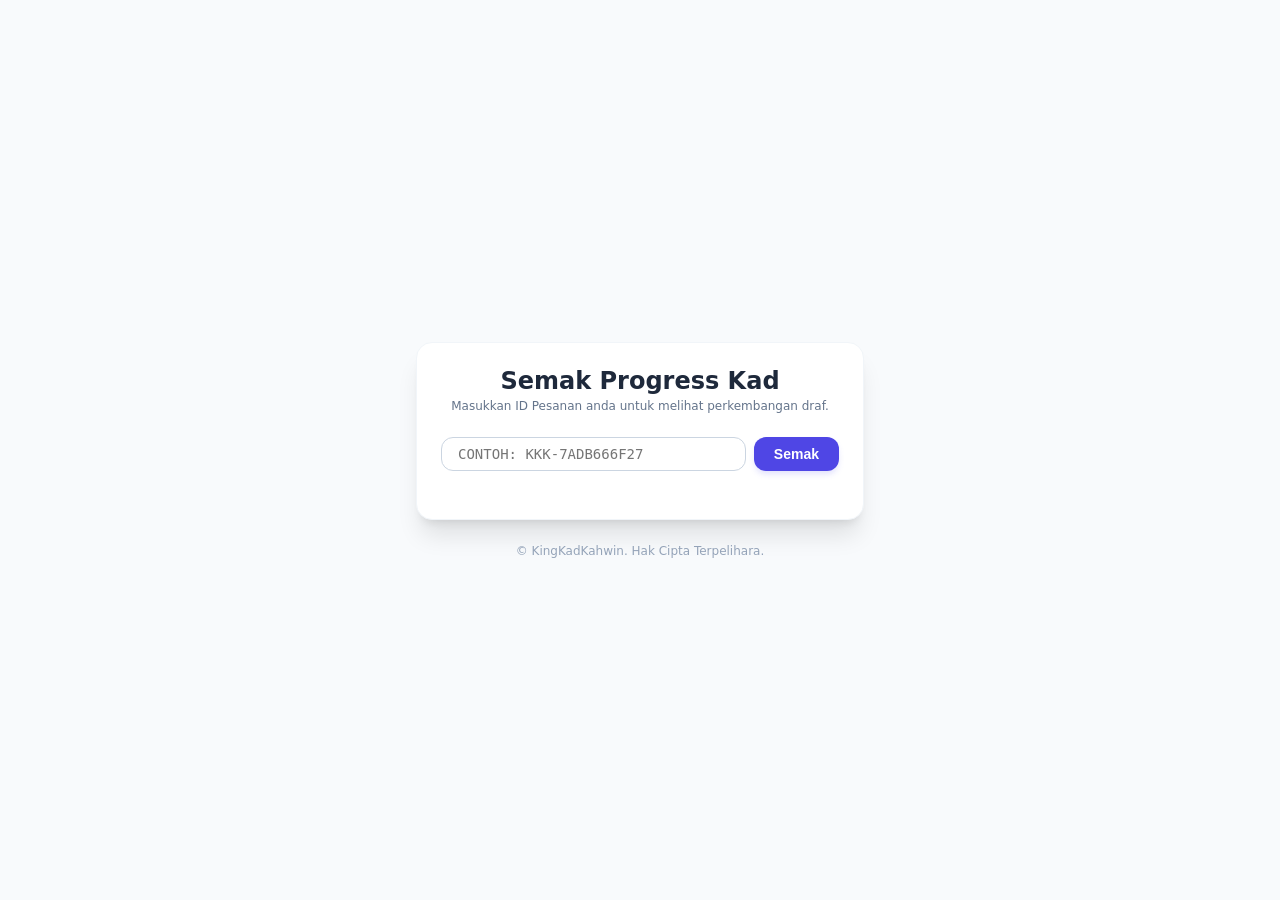
<file: customer/track.html>
<!DOCTYPE html>
<html lang="ms">
<head>
    <meta charset="UTF-8">
    <meta name="viewport" content="width=device-width, initial-scale=1.0">
    <title>Semak Status Pesanan | KingKadKahwin</title>
    <!-- Custom CSS -->
    <link rel="stylesheet" href="../design/track.css">
</head>
<body>

    <div class="track-card">
        <h2 class="card-title">Semak Progress Kad</h2>
        <p class="card-subtitle">Masukkan ID Pesanan anda untuk melihat perkembangan draf.</p>

        <!-- Search Input Form -->
        <div class="search-group">
            <input type="text" id="orderInput" placeholder="Contoh: KKK-7ADB666F27" class="search-input">
            <button onclick="fetchStatus()" class="btn-search">Semak</button>
        </div>

        <!-- Result Container -->
        <div id="statusResult" class="hidden">
            <div class="details-header">
                <div class="detail-row">
                    <span class="detail-label">ID Pesanan:</span>
                    <span id="resOrderId" class="detail-id"></span>
                </div>
                <div class="detail-row">
                    <span class="detail-label">Pelanggan:</span>
                    <span id="resName" class="detail-name"></span>
                </div>
            </div>

            <!-- Progress Bar -->
            <div class="progress-container">
                <div class="progress-header">
                    <span>Kemajuan:</span>
                    <span id="percentText" class="progress-percent">0%</span>
                </div>
                <div class="progress-track">
                    <div id="progressBar" class="progress-bar" style="width: 0%"></div>
                </div>
            </div>

            <!-- Timeline Steps -->
            <div id="stepsList" class="steps-list"></div>
        </div>

        <!-- Error Alert -->
        <div id="errorMessage" class="error-alert hidden"></div>
    </div>

    <p class="footer-text">&copy; KingKadKahwin. Hak Cipta Terpelihara.</p>

    <!-- Custom JavaScript -->
    <script src="../js/track.js"></script>
</body>
</html>
</file>
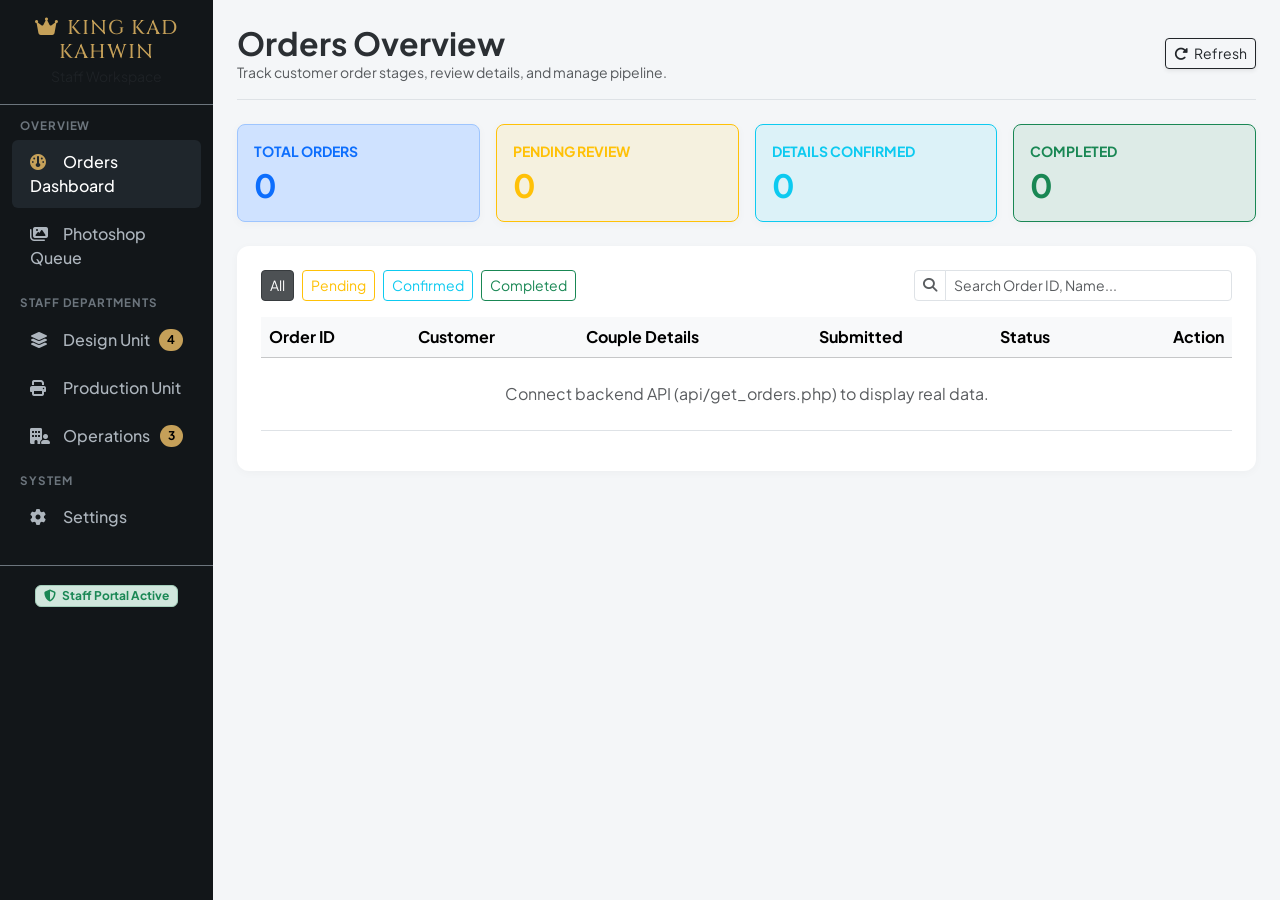
<file: staff/dashboard.html>
<!DOCTYPE html>
<html lang="en">
<head>
  <meta charset="UTF-8">
  <meta name="viewport" content="width=device-width, initial-scale=1.0">
  <title>Orders Dashboard - KingKadKahwin Staff</title>
  <link rel="preconnect" href="https://fonts.googleapis.com">
  <link rel="preconnect" href="https://fonts.gstatic.com" crossorigin>
  <link href="https://fonts.googleapis.com/css2?family=Cinzel:wght@600;700&family=Plus+Jakarta+Sans:wght@400;500;600;700&display=swap" rel="stylesheet">
  <link href="https://cdn.jsdelivr.net/npm/bootstrap@5.3.0/dist/css/bootstrap.min.css" rel="stylesheet">
  <link rel="stylesheet" href="https://cdnjs.cloudflare.com/ajax/libs/font-awesome/6.4.0/css/all.min.css">
  <link rel="stylesheet" href="../design/staff-theme.css">
</head>
<body>

<div class="container-fluid p-0">
  <div class="row g-0">
    <!-- Universal Sidebar Navigation -->
    <nav class="col-md-3 col-lg-2 d-md-block sidebar collapse p-0 d-flex flex-column">
      <div class="p-3 border-bottom border-secondary text-center">
        <h5 class="brand-title m-0"><i class="fa-solid fa-crown me-2"></i>KING KAD KAHWIN</h5>
        <small class="text-muted">Staff Workspace</small>
      </div>

      <div class="menu-label">Overview</div>
      <ul class="nav flex-column">
        <li class="nav-item">
          <a class="nav-link active" href="dashboard.html">
            <span><i class="fa-solid fa-gauge me-2"></i> Orders Dashboard</span>
          </a>
        </li>
        <li class="nav-item">
          <a class="nav-link" href="photoshop_jobs.html">
            <span><i class="fa-solid fa-images me-2"></i> Photoshop Queue</span>
          </a>
        </li>
      </ul>

      <div class="menu-label">Staff Departments</div>
      <ul class="nav flex-column">
        <li class="nav-item">
          <a class="nav-link" href="designer.html">
            <span><i class="fa-solid fa-layer-group me-2"></i> Design Unit</span>
            <span class="badge-count">4</span>
          </a>
        </li>
        <li class="nav-item">
          <a class="nav-link" href="production.html">
            <span><i class="fa-solid fa-print me-2"></i> Production Unit</span>
          </a>
        </li>
        <li class="nav-item">
          <a class="nav-link" href="om.html">
            <span><i class="fa-solid fa-building-user me-2"></i> Operations</span>
            <span class="badge-count">3</span>
          </a>
        </li>
      </ul>

      <div class="menu-label">System</div>
      <ul class="nav flex-column mb-4">
        <li class="nav-item">
          <a class="nav-link" href="settings.html">
            <span><i class="fa-solid fa-gear me-2"></i> Settings</span>
          </a>
        </li>
      </ul>

      <!-- Status Footer -->
      <div class="p-3 border-top border-secondary text-center mt-auto">
        <span class="badge bg-success-subtle text-success border border-success-subtle px-2 py-1 small">
          <i class="fa-solid fa-shield-halved me-1"></i> Staff Portal Active
        </span>
      </div>
    </nav>

    <!-- Main Content Area -->
    <main class="col-md-9 ms-sm-auto col-lg-10 px-md-4 py-4">
      <div class="d-flex justify-content-between align-items-center pb-3 mb-4 border-bottom">
        <div>
          <h2 class="fw-bold m-0">Orders Overview</h2>
          <p class="text-muted small m-0">Track customer order stages, review details, and manage pipeline.</p>
        </div>
        <button class="btn btn-outline-dark btn-sm shadow-sm" onclick="loadOrders()">
          <i class="fa-solid fa-rotate-right me-1"></i> Refresh
        </button>
      </div>

      <!-- Overview Metric Cards -->
      <div class="row g-3 mb-4">
        <div class="col-md-3">
          <div class="card card-stat p-3 bg-primary-subtle border border-primary-subtle rounded-3">
            <span class="text-uppercase small fw-bold text-primary">Total Orders</span>
            <h2 class="mb-0 fw-bold mt-1 text-primary" id="stat-total">0</h2>
          </div>
        </div>
        <div class="col-md-3">
          <div class="card card-stat bg-warning bg-opacity-10 border border-warning p-3 rounded-3">
            <span class="text-uppercase small text-warning fw-bold">Pending Review</span>
            <h2 class="mb-0 fw-bold text-warning mt-1" id="stat-pending">0</h2>
          </div>
        </div>
        <div class="col-md-3">
          <div class="card card-stat bg-info bg-opacity-10 border border-info p-3 rounded-3">
            <span class="text-uppercase small text-info fw-bold">Details Confirmed</span>
            <h2 class="mb-0 fw-bold text-info mt-1" id="stat-confirmed">0</h2>
          </div>
        </div>
        <div class="col-md-3">
          <div class="card card-stat bg-success bg-opacity-10 border border-success p-3 rounded-3">
            <span class="text-uppercase small text-success fw-bold">Completed</span>
            <h2 class="mb-0 fw-bold text-success mt-1" id="stat-completed">0</h2>
          </div>
        </div>
      </div>

      <!-- Filters & Search -->
      <div class="table-container">
        <div class="row g-2 mb-3 align-items-center">
          <div class="col-md-8 d-flex gap-2" id="filterBtnGroup">
            <button class="btn btn-sm btn-dark filter-btn active" onclick="filterOrders('ALL', this)">All</button>
            <button class="btn btn-sm btn-outline-warning filter-btn" onclick="filterOrders('PENDING', this)">Pending</button>
            <button class="btn btn-sm btn-outline-info filter-btn" onclick="filterOrders('DETAILS_CONFIRMED', this)">Confirmed</button>
            <button class="btn btn-sm btn-outline-success filter-btn" onclick="filterOrders('COMPLETED', this)">Completed</button>
          </div>
          <div class="col-md-4">
            <div class="input-group input-group-sm">
              <span class="input-group-text bg-white"><i class="fa-solid fa-magnifying-glass text-muted"></i></span>
              <input type="text" id="searchInput" class="form-control" placeholder="Search Order ID, Name..." onkeyup="searchTable()">
            </div>
          </div>
        </div>

        <!-- Orders Data Table -->
        <div class="table-responsive">
          <table class="table table-hover align-middle">
            <thead class="table-light">
              <tr>
                <th>Order ID</th>
                <th>Customer</th>
                <th>Couple Details</th>
                <th>Submitted</th>
                <th>Status</th>
                <th class="text-end">Action</th>
              </tr>
            </thead>
            <tbody id="ordersTableBody">
              <tr><td colspan="6" class="text-center py-4 text-muted">Loading orders...</td></tr>
            </tbody>
          </table>
        </div>
      </div>
    </main>
  </div>
</div>

<!-- Order Detail Modal -->
<div class="modal fade" id="orderDetailModal" tabindex="-1" aria-hidden="true">
  <div class="modal-dialog modal-lg modal-dialog-scrollable">
    <div class="modal-content">
      <div class="modal-header bg-dark text-white">
        <h5 class="modal-title">Order Details: <span id="modalOrderId" class="text-warning"></span></h5>
        <button type="button" class="btn-close btn-close-white" data-bs-dismiss="modal"></button>
      </div>
      <div class="modal-body">
        <form id="orderDetailForm">
          <input type="hidden" id="modal_order_id">

          <div class="card mb-3 bg-light border-0">
            <div class="card-body d-flex justify-content-between align-items-center">
              <div>
                <label class="fw-bold me-2">Order Status:</label>
                <select class="form-select form-select-sm d-inline-block w-auto" id="modal_order_status">
                  <option value="PENDING">PENDING</option>
                  <option value="DETAILS_CONFIRMED">DETAILS_CONFIRMED</option>
                  <option value="IN_PRODUCTION">IN_PRODUCTION</option>
                  <option value="COMPLETED">COMPLETED</option>
                </select>
              </div>
              <span class="text-muted small" id="modal_created_at"></span>
            </div>
          </div>

          <h6 class="fw-bold border-bottom pb-2 text-primary">Couple & Event Information</h6>
          <div class="row g-3 mb-3">
            <div class="col-md-6"><label class="small fw-semibold">Groom Name</label><input type="text" class="form-control form-control-sm" id="modal_groom_name"></div>
            <div class="col-md-6"><label class="small fw-semibold">Bride Name</label><input type="text" class="form-control form-control-sm" id="modal_bride_name"></div>
            <div class="col-md-6"><label class="small fw-semibold">Event Date</label><input type="text" class="form-control form-control-sm" id="modal_groom_event_date"></div>
            <div class="col-md-6"><label class="small fw-semibold">Venue</label><input type="text" class="form-control form-control-sm" id="modal_groom_venue"></div>
          </div>

          <h6 class="fw-bold border-bottom pb-2 text-primary">Delivery Information</h6>
          <div class="row g-3 mb-3">
            <div class="col-md-6"><label class="small fw-semibold">Recipient Name</label><input type="text" class="form-control form-control-sm" id="modal_shipping_recipient"></div>
            <div class="col-md-6"><label class="small fw-semibold">Phone</label><input type="text" class="form-control form-control-sm" id="modal_shipping_phone"></div>
            <div class="col-12"><label class="small fw-semibold">Shipping Address</label><input type="text" class="form-control form-control-sm" id="modal_shipping_address"></div>
          </div>
        </form>
      </div>
      <div class="modal-footer">
        <button type="button" class="btn btn-secondary btn-sm" data-bs-dismiss="modal">Close</button>
        <button type="button" class="btn btn-primary btn-sm" onclick="saveOrderDetails()"><i class="fa-solid fa-floppy-disk me-1"></i> Save Changes</button>
      </div>
    </div>
  </div>
</div>

<script src="https://cdn.jsdelivr.net/npm/bootstrap@5.3.0/dist/js/bootstrap.bundle.min.js"></script>
<script>
  let currentFilter = 'ALL';
  let allOrders = [];
  let detailModal = null;

  document.addEventListener('DOMContentLoaded', () => {
    detailModal = new bootstrap.Modal(document.getElementById('orderDetailModal'));
    loadOrders();
  });

  async function loadOrders() {
    const tbody = document.getElementById('ordersTableBody');
    tbody.innerHTML = '<tr><td colspan="6" class="text-center py-4 text-muted"><i class="fa-solid fa-spinner fa-spin me-2"></i>Loading orders...</td></tr>';
    
    try {
      const response = await fetch(`../api/get_orders.php?status=${currentFilter}`);
      const data = await response.json();

      if (data.success) {
        allOrders = data.orders;
        renderTable(allOrders);
        updateStats(data.stats);
      } else {
        tbody.innerHTML = `<tr><td colspan="6" class="text-center py-4 text-danger">${data.message || 'Failed to load orders.'}</td></tr>`;
      }
    } catch (error) {
      tbody.innerHTML = `<tr><td colspan="6" class="text-center py-4 text-muted">Connect backend API (api/get_orders.php) to display real data.</td></tr>`;
    }
  }

  function renderTable(orders) {
    const tbody = document.getElementById('ordersTableBody');
    if (!orders || orders.length === 0) {
      tbody.innerHTML = '<tr><td colspan="6" class="text-center py-4 text-muted">No orders found.</td></tr>';
      return;
    }

    tbody.innerHTML = orders.map(order => `
      <tr>
        <td class="fw-bold">${order.order_id}</td>
        <td>
          <div>${order.customer_name || 'N/A'}</div>
          <small class="text-muted">${order.customer_phone || ''}</small>
        </td>
        <td>${order.groom_name || 'N/A'} & ${order.bride_name || 'N/A'}</td>
        <td>${order.created_at || 'N/A'}</td>
        <td><span class="badge ${getStatusBadge(order.order_status)}">${order.order_status}</span></td>
        <td class="text-end">
          <button class="btn btn-sm btn-outline-primary" onclick="viewOrder('${order.order_id}')">
            <i class="fa-regular fa-eye me-1"></i> View
          </button>
        </td>
      </tr>
    `).join('');
  }

  function getStatusBadge(status) {
    switch(status) {
      case 'DETAILS_CONFIRMED': return 'bg-info text-dark';
      case 'IN_PRODUCTION': return 'bg-primary';
      case 'COMPLETED': return 'bg-success';
      case 'PENDING': return 'bg-warning text-dark';
      default: return 'bg-secondary';
    }
  }

  function filterOrders(status, btnElement) {
    currentFilter = status;
    if (btnElement) {
      document.querySelectorAll('#filterBtnGroup .filter-btn').forEach(btn => btn.classList.remove('active'));
      btnElement.classList.add('active');
    }
    loadOrders();
  }

  function searchTable() {
    const query = document.getElementById('searchInput').value.toLowerCase();
    const filtered = allOrders.filter(o => 
      o.order_id.toLowerCase().includes(query) || 
      (o.customer_name && o.customer_name.toLowerCase().includes(query)) ||
      (o.groom_name && o.groom_name.toLowerCase().includes(query)) ||
      (o.bride_name && o.bride_name.toLowerCase().includes(query))
    );
    renderTable(filtered);
  }

  function updateStats(stats) {
    if (!stats) return;
    document.getElementById('stat-total').innerText = stats.total || 0;
    document.getElementById('stat-pending').innerText = stats.pending || 0;
    document.getElementById('stat-confirmed').innerText = stats.confirmed || 0;
    document.getElementById('stat-completed').innerText = stats.completed || 0;
  }

  async function viewOrder(orderId) {
    try {
      const res = await fetch(`../api/get_order_details.php?order_id=${encodeURIComponent(orderId)}`);
      const data = await res.json();
      if (!data.success) { alert(data.message || 'Error fetching details.'); return; }

      const o = data.order;
      document.getElementById('modalOrderId').innerText = o.order_id;
      document.getElementById('modal_order_id').value = o.order_id;
      document.getElementById('modal_order_status').value = o.order_status || 'PENDING';
      document.getElementById('modal_created_at').innerText = `Submitted: ${o.created_at || 'N/A'}`;

      document.getElementById('modal_groom_name').value = o.groom_name || '';
      document.getElementById('modal_bride_name').value = o.bride_name || '';
      document.getElementById('modal_groom_event_date').value = o.groom_event_date || '';
      document.getElementById('modal_groom_venue').value = o.groom_venue || '';

      document.getElementById('modal_shipping_recipient').value = o.shipping_recipient || '';
      document.getElementById('modal_shipping_phone').value = o.shipping_phone || '';
      document.getElementById('modal_shipping_address').value = o.shipping_address || '';

      detailModal.show();
    } catch (err) {
      alert('Failed to connect to backend service.');
    }
  }

  async function saveOrderDetails() {
    const formData = {
      order_id: document.getElementById('modal_order_id').value,
      order_status: document.getElementById('modal_order_status').value,
      groom_name: document.getElementById('modal_groom_name').value,
      bride_name: document.getElementById('modal_bride_name').value,
      groom_event_date: document.getElementById('modal_groom_event_date').value,
      groom_venue: document.getElementById('modal_groom_venue').value,
      shipping_recipient: document.getElementById('modal_shipping_recipient').value,
      shipping_phone: document.getElementById('modal_shipping_phone').value,
      shipping_address: document.getElementById('modal_shipping_address').value
    };

    try {
      const res = await fetch('../api/update_order.php', {
        method: 'POST',
        headers: { 'Content-Type': 'application/json' },
        body: JSON.stringify(formData)
      });
      const data = await res.json();
      if (data.success) { detailModal.hide(); loadOrders(); }
      else { alert('Save failed: ' + data.message); }
    } catch (err) { alert('An error occurred while saving.'); }
  }
</script>
</body>
</html>
</file>
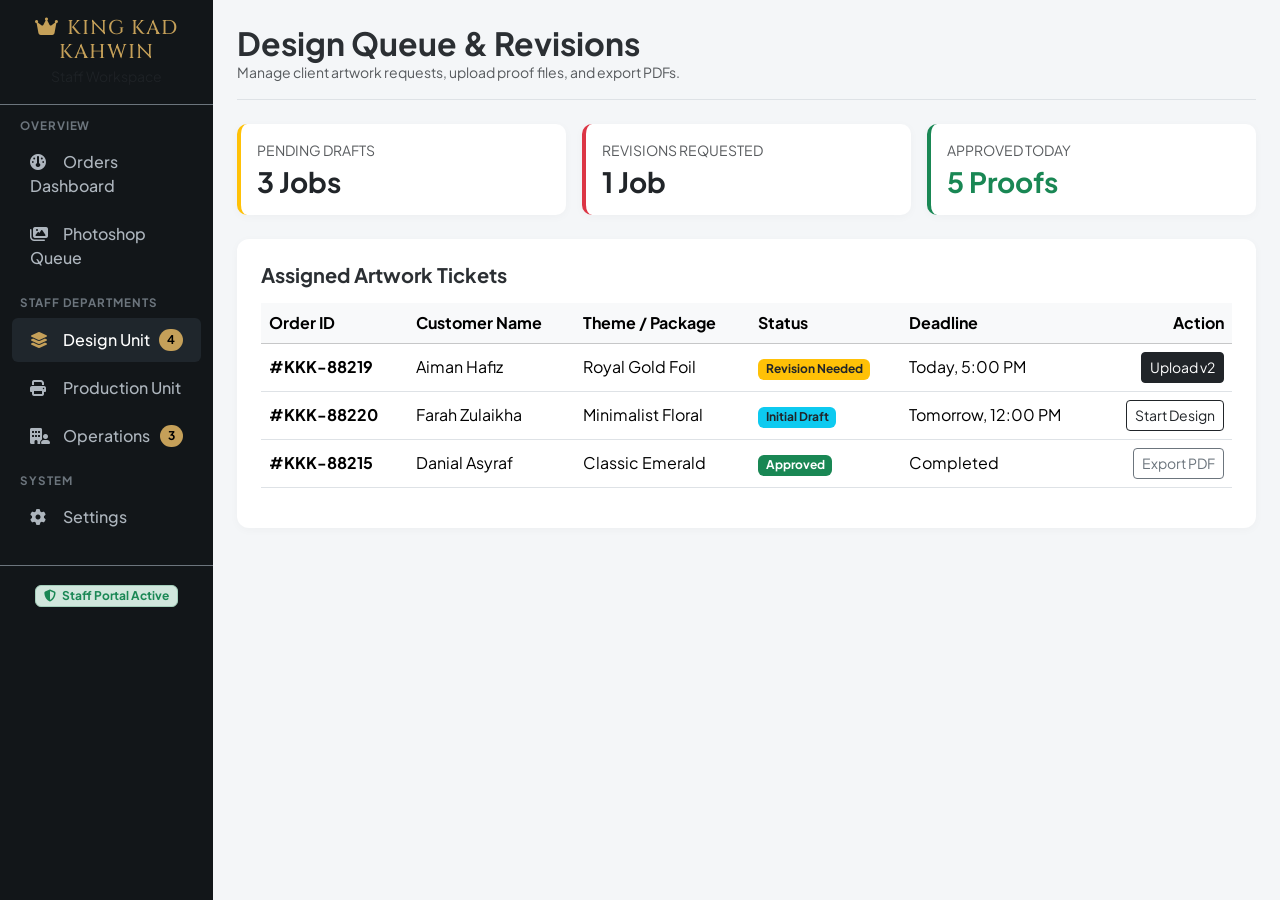
<file: staff/designer.html>
<!DOCTYPE html>
<html lang="en">
<head>
  <meta charset="UTF-8">
  <meta name="viewport" content="width=device-width, initial-scale=1.0">
  <title>Design Unit - KingKadKahwin Staff</title>
  <link rel="preconnect" href="https://fonts.googleapis.com">
  <link rel="preconnect" href="https://fonts.gstatic.com" crossorigin>
  <link href="https://fonts.googleapis.com/css2?family=Cinzel:wght@600;700&family=Plus+Jakarta+Sans:wght@400;500;600;700&display=swap" rel="stylesheet">
  <link href="https://cdn.jsdelivr.net/npm/bootstrap@5.3.0/dist/css/bootstrap.min.css" rel="stylesheet">
  <link rel="stylesheet" href="https://cdnjs.cloudflare.com/ajax/libs/font-awesome/6.4.0/css/all.min.css">
  <link rel="stylesheet" href="../design/staff-theme.css">
</head>
<body>

<div class="container-fluid p-0">
  <div class="row g-0">
    <!-- Universal Sidebar -->
    <nav class="col-md-3 col-lg-2 d-md-block sidebar collapse p-0 d-flex flex-column">
      <div class="p-3 border-bottom border-secondary text-center">
        <h5 class="brand-title m-0"><i class="fa-solid fa-crown me-2"></i>KING KAD KAHWIN</h5>
        <small class="text-muted">Staff Workspace</small>
      </div>

      <div class="menu-label">Overview</div>
      <ul class="nav flex-column">
        <li class="nav-item">
          <a class="nav-link" href="dashboard.html">
            <span><i class="fa-solid fa-gauge me-2"></i> Orders Dashboard</span>
          </a>
        </li>
        <li class="nav-item">
          <a class="nav-link" href="photoshop_jobs.html">
            <span><i class="fa-solid fa-images me-2"></i> Photoshop Queue</span>
          </a>
        </li>
      </ul>

      <div class="menu-label">Staff Departments</div>
      <ul class="nav flex-column">
        <li class="nav-item">
          <a class="nav-link active" href="designer.html">
            <span><i class="fa-solid fa-layer-group me-2"></i> Design Unit</span>
            <span class="badge-count">4</span>
          </a>
        </li>
        <li class="nav-item">
          <a class="nav-link" href="production.html">
            <span><i class="fa-solid fa-print me-2"></i> Production Unit</span>
          </a>
        </li>
        <li class="nav-item">
          <a class="nav-link" href="om.html">
            <span><i class="fa-solid fa-building-user me-2"></i> Operations</span>
            <span class="badge-count">3</span>
          </a>
        </li>
      </ul>

      <div class="menu-label">System</div>
      <ul class="nav flex-column mb-4">
        <li class="nav-item">
          <a class="nav-link" href="settings.html">
            <span><i class="fa-solid fa-gear me-2"></i> Settings</span>
          </a>
        </li>
      </ul>

      <div class="p-3 border-top border-secondary text-center mt-auto">
        <span class="badge bg-success-subtle text-success border border-success-subtle px-2 py-1 small">
          <i class="fa-solid fa-shield-halved me-1"></i> Staff Portal Active
        </span>
      </div>
    </nav>

    <!-- Main Content -->
    <main class="col-md-9 ms-sm-auto col-lg-10 px-md-4 py-4">
      <div class="d-flex justify-content-between align-items-center pb-3 mb-4 border-bottom">
        <div>
          <h2 class="fw-bold m-0">Design Queue & Revisions</h2>
          <p class="text-muted small m-0">Manage client artwork requests, upload proof files, and export PDFs.</p>
        </div>
      </div>

      <div class="row g-3 mb-4">
        <div class="col-md-4">
          <div class="card card-stat p-3 bg-white border-start border-warning border-4">
            <span class="text-uppercase small text-muted">Pending Drafts</span>
            <h3 class="mb-0 fw-bold mt-1">3 Jobs</h3>
          </div>
        </div>
        <div class="col-md-4">
          <div class="card card-stat p-3 bg-white border-start border-danger border-4">
            <span class="text-uppercase small text-muted">Revisions Requested</span>
            <h3 class="mb-0 fw-bold mt-1">1 Job</h3>
          </div>
        </div>
        <div class="col-md-4">
          <div class="card card-stat p-3 bg-white border-start border-success border-4">
            <span class="text-uppercase small text-muted">Approved Today</span>
            <h3 class="mb-0 fw-bold mt-1 text-success">5 Proofs</h3>
          </div>
        </div>
      </div>

      <div class="table-container">
        <h5 class="fw-bold mb-3">Assigned Artwork Tickets</h5>
        <div class="table-responsive">
          <table class="table table-hover align-middle">
            <thead class="table-light">
              <tr>
                <th>Order ID</th>
                <th>Customer Name</th>
                <th>Theme / Package</th>
                <th>Status</th>
                <th>Deadline</th>
                <th class="text-end">Action</th>
              </tr>
            </thead>
            <tbody>
              <tr>
                <td class="fw-bold">#KKK-88219</td>
                <td>Aiman Hafiz</td>
                <td>Royal Gold Foil</td>
                <td><span class="badge bg-warning text-dark">Revision Needed</span></td>
                <td>Today, 5:00 PM</td>
                <td class="text-end"><button class="btn btn-sm btn-dark">Upload v2</button></td>
              </tr>
              <tr>
                <td class="fw-bold">#KKK-88220</td>
                <td>Farah Zulaikha</td>
                <td>Minimalist Floral</td>
                <td><span class="badge bg-info text-dark">Initial Draft</span></td>
                <td>Tomorrow, 12:00 PM</td>
                <td class="text-end"><button class="btn btn-sm btn-outline-dark">Start Design</button></td>
              </tr>
              <tr>
                <td class="fw-bold">#KKK-88215</td>
                <td>Danial Asyraf</td>
                <td>Classic Emerald</td>
                <td><span class="badge bg-success">Approved</span></td>
                <td>Completed</td>
                <td class="text-end"><button class="btn btn-sm btn-outline-secondary">Export PDF</button></td>
              </tr>
            </tbody>
          </table>
        </div>
      </div>
    </main>
  </div>
</div>

<script src="https://cdn.jsdelivr.net/npm/bootstrap@5.3.0/dist/js/bootstrap.bundle.min.js"></script>
</body>
</html>
</file>
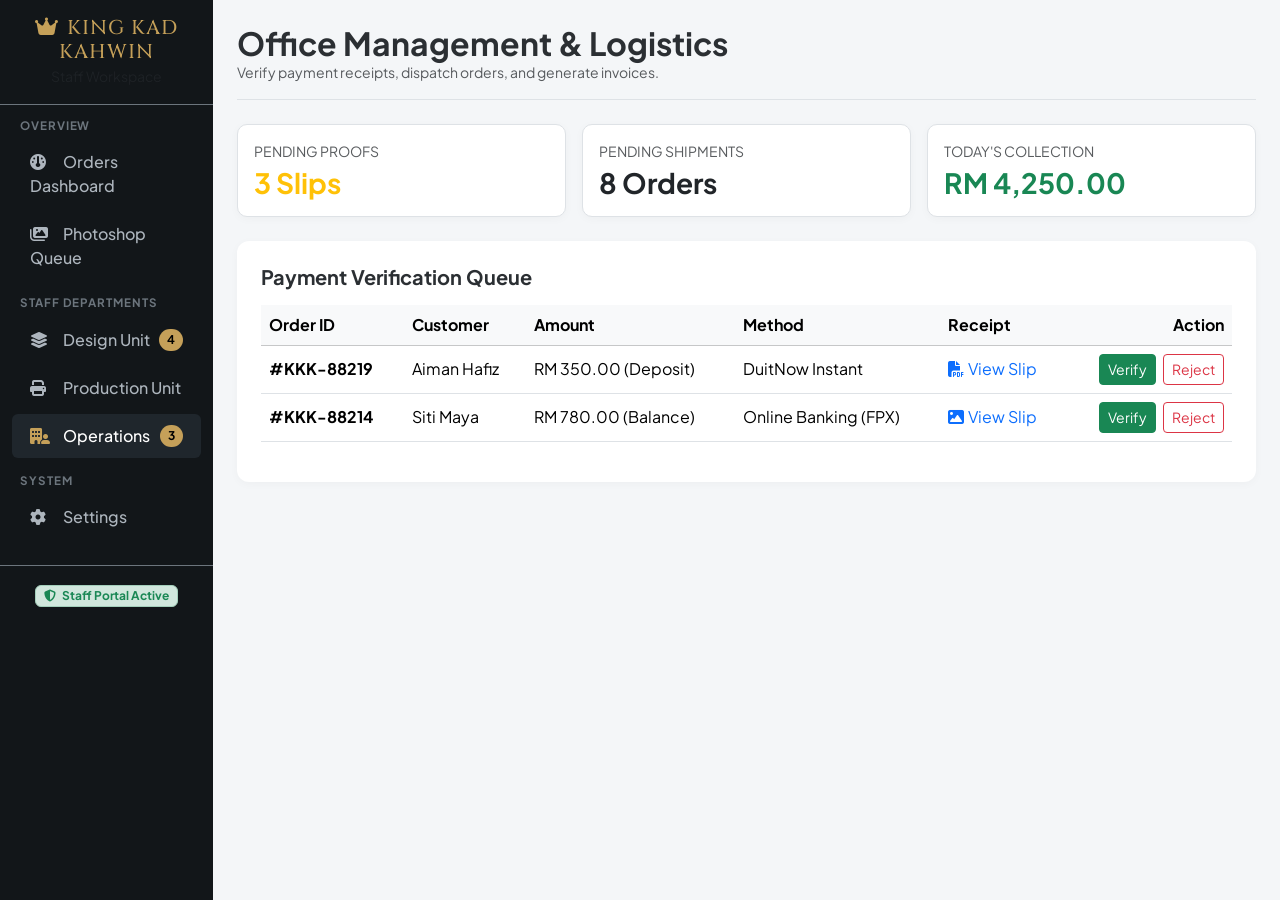
<file: staff/om.html>
<!DOCTYPE html>
<html lang="en">
<head>
  <meta charset="UTF-8">
  <meta name="viewport" content="width=device-width, initial-scale=1.0">
  <title>Office Operations - KingKadKahwin Staff</title>
  <link rel="preconnect" href="https://fonts.googleapis.com">
  <link rel="preconnect" href="https://fonts.gstatic.com" crossorigin>
  <link href="https://fonts.googleapis.com/css2?family=Cinzel:wght@600;700&family=Plus+Jakarta+Sans:wght@400;500;600;700&display=swap" rel="stylesheet">
  <link href="https://cdn.jsdelivr.net/npm/bootstrap@5.3.0/dist/css/bootstrap.min.css" rel="stylesheet">
  <link rel="stylesheet" href="https://cdnjs.cloudflare.com/ajax/libs/font-awesome/6.4.0/css/all.min.css">
  <link rel="stylesheet" href="../design/staff-theme.css">
</head>
<body>

<div class="container-fluid p-0">
  <div class="row g-0">
    <!-- Navigation Sidebar -->
    <nav class="col-md-3 col-lg-2 d-md-block sidebar collapse p-0 d-flex flex-column">
      <div class="p-3 border-bottom border-secondary text-center">
        <h5 class="brand-title m-0"><i class="fa-solid fa-crown me-2"></i>KING KAD KAHWIN</h5>
        <small class="text-muted">Staff Workspace</small>
      </div>

      <div class="menu-label">Overview</div>
      <ul class="nav flex-column">
        <li class="nav-item">
          <a class="nav-link" href="dashboard.html">
            <span><i class="fa-solid fa-gauge me-2"></i> Orders Dashboard</span>
          </a>
        </li>
        <li class="nav-item">
          <a class="nav-link" href="photoshop_jobs.html">
            <span><i class="fa-solid fa-images me-2"></i> Photoshop Queue</span>
          </a>
        </li>
      </ul>

      <div class="menu-label">Staff Departments</div>
      <ul class="nav flex-column">
        <li class="nav-item">
          <a class="nav-link" href="designer.html">
            <span><i class="fa-solid fa-layer-group me-2"></i> Design Unit</span>
            <span class="badge-count">4</span>
          </a>
        </li>
        <li class="nav-item">
          <a class="nav-link" href="production.html">
            <span><i class="fa-solid fa-print me-2"></i> Production Unit</span>
          </a>
        </li>
        <li class="nav-item">
          <a class="nav-link active" href="om.html">
            <span><i class="fa-solid fa-building-user me-2"></i> Operations</span>
            <span class="badge-count">3</span>
          </a>
        </li>
      </ul>

      <div class="menu-label">System</div>
      <ul class="nav flex-column mb-4">
        <li class="nav-item">
          <a class="nav-link" href="settings.html">
            <span><i class="fa-solid fa-gear me-2"></i> Settings</span>
          </a>
        </li>
      </ul>

      <div class="p-3 border-top border-secondary text-center mt-auto">
        <span class="badge bg-success-subtle text-success border border-success-subtle px-2 py-1 small">
          <i class="fa-solid fa-shield-halved me-1"></i> Staff Portal Active
        </span>
      </div>
    </nav>

    <!-- Main Content -->
    <main class="col-md-9 ms-sm-auto col-lg-10 px-md-4 py-4">
      <div class="d-flex justify-content-between align-items-center pb-3 mb-4 border-bottom">
        <div>
          <h2 class="fw-bold m-0">Office Management & Logistics</h2>
          <p class="text-muted small m-0">Verify payment receipts, dispatch orders, and generate invoices.</p>
        </div>
      </div>

      <!-- Stats Grid -->
      <div class="row g-3 mb-4">
        <div class="col-md-4">
          <div class="card card-stat bg-white p-3 border">
            <span class="text-uppercase small text-muted">Pending Proofs</span>
            <h3 class="fw-bold mt-1 mb-0 text-warning">3 Slips</h3>
          </div>
        </div>
        <div class="col-md-4">
          <div class="card card-stat bg-white p-3 border">
            <span class="text-uppercase small text-muted">Pending Shipments</span>
            <h3 class="fw-bold mt-1 mb-0">8 Orders</h3>
          </div>
        </div>
        <div class="col-md-4">
          <div class="card card-stat bg-white p-3 border">
            <span class="text-uppercase small text-muted">Today's Collection</span>
            <h3 class="fw-bold mt-1 mb-0 text-success">RM 4,250.00</h3>
          </div>
        </div>
      </div>

      <!-- Verification Queue Table -->
      <div class="table-container">
        <h5 class="fw-bold mb-3">Payment Verification Queue</h5>
        <div class="table-responsive">
          <table class="table table-hover align-middle">
            <thead class="table-light">
              <tr>
                <th>Order ID</th>
                <th>Customer</th>
                <th>Amount</th>
                <th>Method</th>
                <th>Receipt</th>
                <th class="text-end">Action</th>
              </tr>
            </thead>
            <tbody>
              <tr>
                <td class="fw-bold">#KKK-88219</td>
                <td>Aiman Hafiz</td>
                <td>RM 350.00 (Deposit)</td>
                <td>DuitNow Instant</td>
                <td><a href="#" class="text-primary text-decoration-none"><i class="fa-solid fa-file-pdf me-1"></i>View Slip</a></td>
                <td class="text-end">
                  <button class="btn btn-sm btn-success me-1">Verify</button>
                  <button class="btn btn-sm btn-outline-danger">Reject</button>
                </td>
              </tr>
              <tr>
                <td class="fw-bold">#KKK-88214</td>
                <td>Siti Maya</td>
                <td>RM 780.00 (Balance)</td>
                <td>Online Banking (FPX)</td>
                <td><a href="#" class="text-primary text-decoration-none"><i class="fa-solid fa-image me-1"></i>View Slip</a></td>
                <td class="text-end">
                  <button class="btn btn-sm btn-success me-1">Verify</button>
                  <button class="btn btn-sm btn-outline-danger">Reject</button>
                </td>
              </tr>
            </tbody>
          </table>
        </div>
      </div>
    </main>
  </div>
</div>

</body>
</html>
</file>
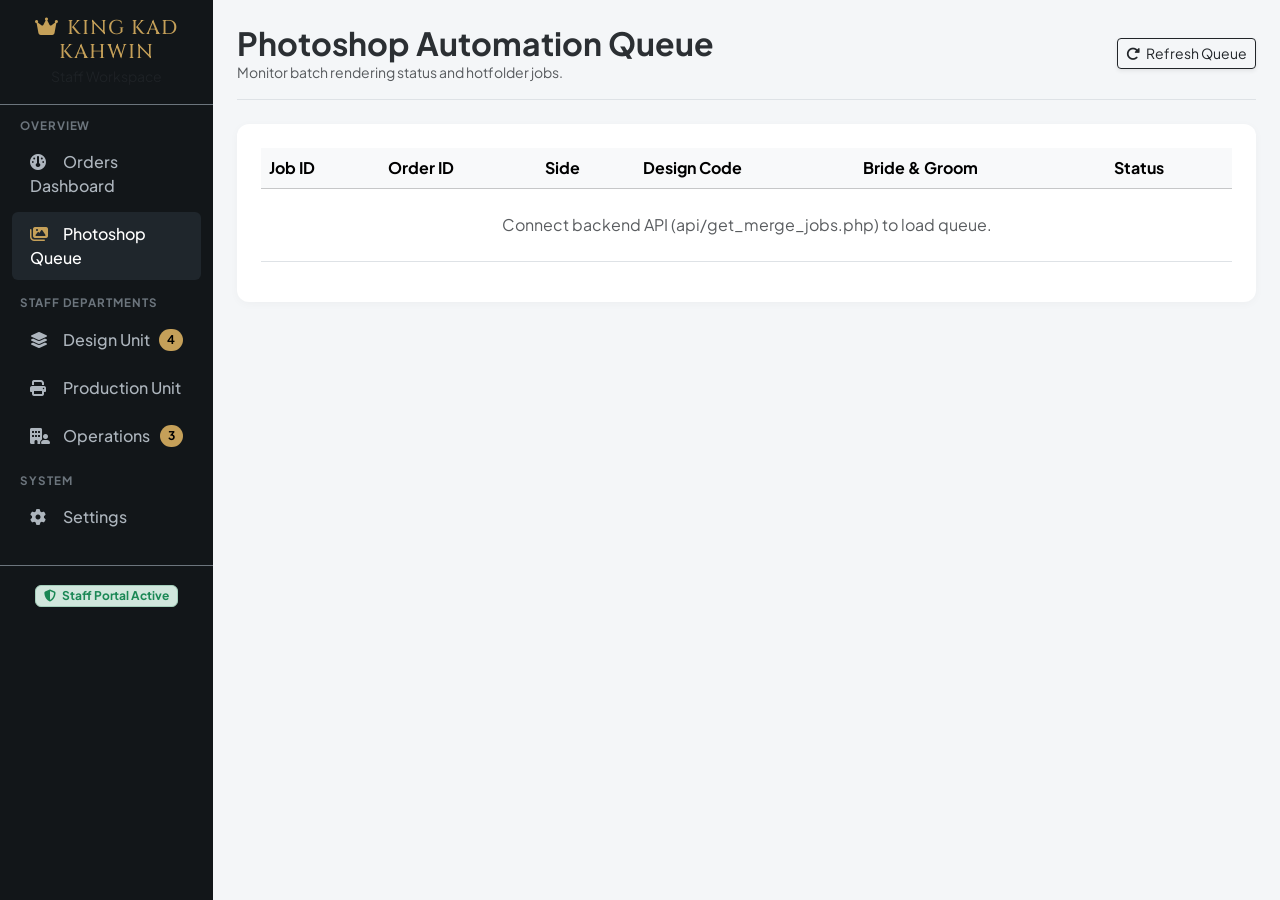
<file: staff/photoshop_jobs.html>
<!DOCTYPE html>
<html lang="en">
<head>
  <meta charset="UTF-8">
  <meta name="viewport" content="width=device-width, initial-scale=1.0">
  <title>Photoshop Queue - KingKadKahwin Staff</title>
  <link rel="preconnect" href="https://fonts.googleapis.com">
  <link rel="preconnect" href="https://fonts.gstatic.com" crossorigin>
  <link href="https://fonts.googleapis.com/css2?family=Cinzel:wght@600;700&family=Plus+Jakarta+Sans:wght@400;500;600;700&display=swap" rel="stylesheet">
  <link href="https://cdn.jsdelivr.net/npm/bootstrap@5.3.0/dist/css/bootstrap.min.css" rel="stylesheet">
  <link rel="stylesheet" href="https://cdnjs.cloudflare.com/ajax/libs/font-awesome/6.4.0/css/all.min.css">
  <link rel="stylesheet" href="../design/staff-theme.css">
</head>
<body>

<div class="container-fluid p-0">
  <div class="row g-0">
    <!-- Universal Sidebar -->
    <nav class="col-md-3 col-lg-2 d-md-block sidebar collapse p-0 d-flex flex-column">
      <div class="p-3 border-bottom border-secondary text-center">
        <h5 class="brand-title m-0"><i class="fa-solid fa-crown me-2"></i>KING KAD KAHWIN</h5>
        <small class="text-muted">Staff Workspace</small>
      </div>

      <div class="menu-label">Overview</div>
      <ul class="nav flex-column">
        <li class="nav-item">
          <a class="nav-link" href="dashboard.html">
            <span><i class="fa-solid fa-gauge me-2"></i> Orders Dashboard</span>
          </a>
        </li>
        <li class="nav-item">
          <a class="nav-link active" href="photoshop_jobs.html">
            <span><i class="fa-solid fa-images me-2"></i> Photoshop Queue</span>
          </a>
        </li>
      </ul>

      <div class="menu-label">Staff Departments</div>
      <ul class="nav flex-column">
        <li class="nav-item">
          <a class="nav-link" href="designer.html">
            <span><i class="fa-solid fa-layer-group me-2"></i> Design Unit</span>
            <span class="badge-count">4</span>
          </a>
        </li>
        <li class="nav-item">
          <a class="nav-link" href="production.html">
            <span><i class="fa-solid fa-print me-2"></i> Production Unit</span>
          </a>
        </li>
        <li class="nav-item">
          <a class="nav-link" href="om.html">
            <span><i class="fa-solid fa-building-user me-2"></i> Operations</span>
            <span class="badge-count">3</span>
          </a>
        </li>
      </ul>

      <div class="menu-label">System</div>
      <ul class="nav flex-column mb-4">
        <li class="nav-item">
          <a class="nav-link" href="settings.html">
            <span><i class="fa-solid fa-gear me-2"></i> Settings</span>
          </a>
        </li>
      </ul>

      <div class="p-3 border-top border-secondary text-center mt-auto">
        <span class="badge bg-success-subtle text-success border border-success-subtle px-2 py-1 small">
          <i class="fa-solid fa-shield-halved me-1"></i> Staff Portal Active
        </span>
      </div>
    </nav>

    <!-- Main Content -->
    <main class="col-md-9 ms-sm-auto col-lg-10 px-md-4 py-4">
      <div class="d-flex justify-content-between align-items-center pb-3 mb-4 border-bottom">
        <div>
          <h2 class="fw-bold m-0">Photoshop Automation Queue</h2>
          <p class="text-muted small m-0">Monitor batch rendering status and hotfolder jobs.</p>
        </div>
        <button class="btn btn-outline-dark btn-sm shadow-sm" onclick="loadJobs()">
          <i class="fa-solid fa-rotate-right me-1"></i> Refresh Queue
        </button>
      </div>

      <div class="table-container">
        <div class="table-responsive">
          <table class="table table-hover align-middle">
            <thead class="table-light">
              <tr>
                <th>Job ID</th>
                <th>Order ID</th>
                <th>Side</th>
                <th>Design Code</th>
                <th>Bride & Groom</th>
                <th>Status</th>
              </tr>
            </thead>
            <tbody id="jobsTableBody">
              <tr>
                <td colspan="6" class="text-center py-4 text-muted">Loading queue...</td>
              </tr>
            </tbody>
          </table>
        </div>
      </div>
    </main>
  </div>
</div>

<script src="https://cdn.jsdelivr.net/npm/bootstrap@5.3.0/dist/js/bootstrap.bundle.min.js"></script>
<script>
  async function loadJobs() {
    const tbody = document.getElementById('jobsTableBody');
    tbody.innerHTML = '<tr><td colspan="6" class="text-center py-4 text-muted"><i class="fa-solid fa-spinner fa-spin me-2"></i>Loading queue...</td></tr>';

    try {
      const res = await fetch('../api/get_merge_jobs.php');
      const data = await res.json();

      if (data.success && data.jobs.length > 0) {
        tbody.innerHTML = data.jobs.map(job => `
          <tr>
            <td class="fw-bold">${job.job_id}</td>
            <td>${job.order_id}</td>
            <td><span class="badge bg-secondary">${job.side}</span></td>
            <td><code>${job.design_code || 'N/A'}</code></td>
            <td>${job.namapengantin1 || ''} & ${job.namapengantin2 || ''}</td>
            <td><span class="badge ${getStatusBadge(job.status)}">${job.status.toUpperCase()}</span></td>
          </tr>
        `).join('');
      } else {
        tbody.innerHTML = '<tr><td colspan="6" class="text-center py-4 text-muted">No automation jobs queued yet.</td></tr>';
      }
    } catch (err) {
      tbody.innerHTML = '<tr><td colspan="6" class="text-center py-4 text-muted">Connect backend API (api/get_merge_jobs.php) to load queue.</td></tr>';
    }
  }

  function getStatusBadge(status) {
    switch(status) {
      case 'completed': return 'bg-success';
      case 'processing': return 'bg-primary';
      case 'failed': return 'bg-danger';
      default: return 'bg-warning text-dark';
    }
  }

  document.addEventListener('DOMContentLoaded', loadJobs);
</script>
</body>
</html>
</file>
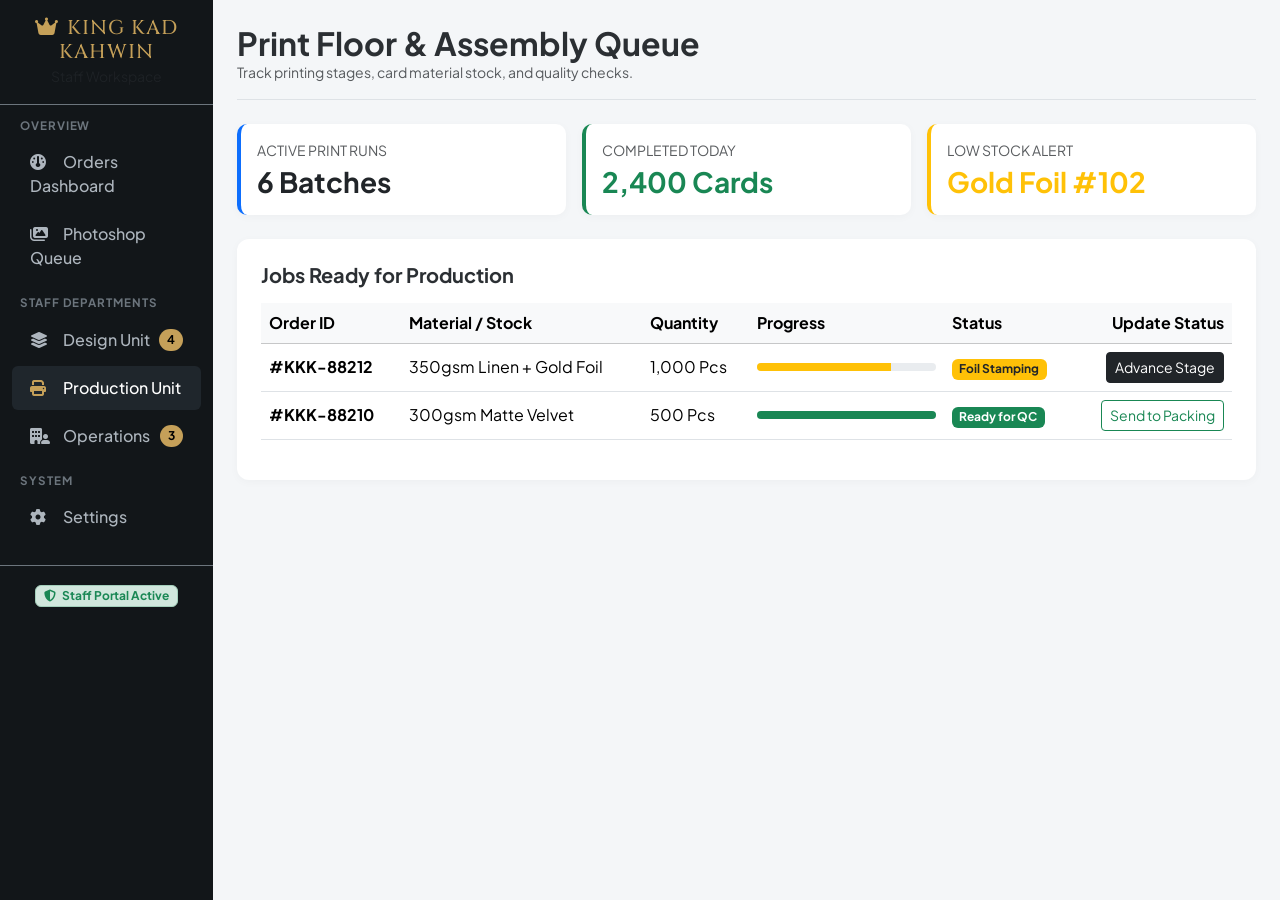
<file: staff/production.html>
<!DOCTYPE html>
<html lang="en">
<head>
  <meta charset="UTF-8">
  <meta name="viewport" content="width=device-width, initial-scale=1.0">
  <title>Production Unit - KingKadKahwin Staff</title>
  <link rel="preconnect" href="https://fonts.googleapis.com">
  <link rel="preconnect" href="https://fonts.gstatic.com" crossorigin>
  <link href="https://fonts.googleapis.com/css2?family=Cinzel:wght@600;700&family=Plus+Jakarta+Sans:wght@400;500;600;700&display=swap" rel="stylesheet">
  <link href="https://cdn.jsdelivr.net/npm/bootstrap@5.3.0/dist/css/bootstrap.min.css" rel="stylesheet">
  <link rel="stylesheet" href="https://cdnjs.cloudflare.com/ajax/libs/font-awesome/6.4.0/css/all.min.css">
  <link rel="stylesheet" href="../design/staff-theme.css">
</head>
<body>

<div class="container-fluid p-0">
  <div class="row g-0">
    <!-- Universal Sidebar -->
    <nav class="col-md-3 col-lg-2 d-md-block sidebar collapse p-0 d-flex flex-column">
      <div class="p-3 border-bottom border-secondary text-center">
        <h5 class="brand-title m-0"><i class="fa-solid fa-crown me-2"></i>KING KAD KAHWIN</h5>
        <small class="text-muted">Staff Workspace</small>
      </div>

      <div class="menu-label">Overview</div>
      <ul class="nav flex-column">
        <li class="nav-item">
          <a class="nav-link" href="dashboard.html">
            <span><i class="fa-solid fa-gauge me-2"></i> Orders Dashboard</span>
          </a>
        </li>
        <li class="nav-item">
          <a class="nav-link" href="photoshop_jobs.html">
            <span><i class="fa-solid fa-images me-2"></i> Photoshop Queue</span>
          </a>
        </li>
      </ul>

      <div class="menu-label">Staff Departments</div>
      <ul class="nav flex-column">
        <li class="nav-item">
          <a class="nav-link" href="designer.html">
            <span><i class="fa-solid fa-layer-group me-2"></i> Design Unit</span>
            <span class="badge-count">4</span>
          </a>
        </li>
        <li class="nav-item">
          <a class="nav-link active" href="production.html">
            <span><i class="fa-solid fa-print me-2"></i> Production Unit</span>
          </a>
        </li>
        <li class="nav-item">
          <a class="nav-link" href="om.html">
            <span><i class="fa-solid fa-building-user me-2"></i> Operations</span>
            <span class="badge-count">3</span>
          </a>
        </li>
      </ul>

      <div class="menu-label">System</div>
      <ul class="nav flex-column mb-4">
        <li class="nav-item">
          <a class="nav-link" href="settings.html">
            <span><i class="fa-solid fa-gear me-2"></i> Settings</span>
          </a>
        </li>
      </ul>

      <div class="p-3 border-top border-secondary text-center mt-auto">
        <span class="badge bg-success-subtle text-success border border-success-subtle px-2 py-1 small">
          <i class="fa-solid fa-shield-halved me-1"></i> Staff Portal Active
        </span>
      </div>
    </nav>

    <!-- Main Content -->
    <main class="col-md-9 ms-sm-auto col-lg-10 px-md-4 py-4">
      <div class="d-flex justify-content-between align-items-center pb-3 mb-4 border-bottom">
        <div>
          <h2 class="fw-bold m-0">Print Floor & Assembly Queue</h2>
          <p class="text-muted small m-0">Track printing stages, card material stock, and quality checks.</p>
        </div>
      </div>

      <div class="row g-3 mb-4">
        <div class="col-md-4">
          <div class="card card-stat p-3 bg-white border-start border-primary border-4">
            <span class="text-uppercase small text-muted">Active Print Runs</span>
            <h3 class="mb-0 fw-bold mt-1">6 Batches</h3>
          </div>
        </div>
        <div class="col-md-4">
          <div class="card card-stat p-3 bg-white border-start border-success border-4">
            <span class="text-uppercase small text-muted">Completed Today</span>
            <h3 class="mb-0 fw-bold mt-1 text-success">2,400 Cards</h3>
          </div>
        </div>
        <div class="col-md-4">
          <div class="card card-stat p-3 bg-white border-start border-warning border-4">
            <span class="text-uppercase small text-muted">Low Stock Alert</span>
            <h3 class="mb-0 fw-bold mt-1 text-warning">Gold Foil #102</h3>
          </div>
        </div>
      </div>

      <div class="table-container">
        <h5 class="fw-bold mb-3">Jobs Ready for Production</h5>
        <div class="table-responsive">
          <table class="table table-hover align-middle">
            <thead class="table-light">
              <tr>
                <th>Order ID</th>
                <th>Material / Stock</th>
                <th>Quantity</th>
                <th>Progress</th>
                <th>Status</th>
                <th class="text-end">Update Status</th>
              </tr>
            </thead>
            <tbody>
              <tr>
                <td class="fw-bold">#KKK-88212</td>
                <td>350gsm Linen + Gold Foil</td>
                <td>1,000 Pcs</td>
                <td style="width: 20%;">
                  <div class="progress" style="height: 8px;">
                    <div class="progress-bar bg-warning" style="width: 75%;"></div>
                  </div>
                </td>
                <td><span class="badge bg-warning text-dark">Foil Stamping</span></td>
                <td class="text-end"><button class="btn btn-sm btn-dark">Advance Stage</button></td>
              </tr>
              <tr>
                <td class="fw-bold">#KKK-88210</td>
                <td>300gsm Matte Velvet</td>
                <td>500 Pcs</td>
                <td style="width: 20%;">
                  <div class="progress" style="height: 8px;">
                    <div class="progress-bar bg-success" style="width: 100%;"></div>
                  </div>
                </td>
                <td><span class="badge bg-success">Ready for QC</span></td>
                <td class="text-end"><button class="btn btn-sm btn-outline-success">Send to Packing</button></td>
              </tr>
            </tbody>
          </table>
        </div>
      </div>
    </main>
  </div>
</div>

<script src="https://cdn.jsdelivr.net/npm/bootstrap@5.3.0/dist/js/bootstrap.bundle.min.js"></script>
</body>
</html>
</file>
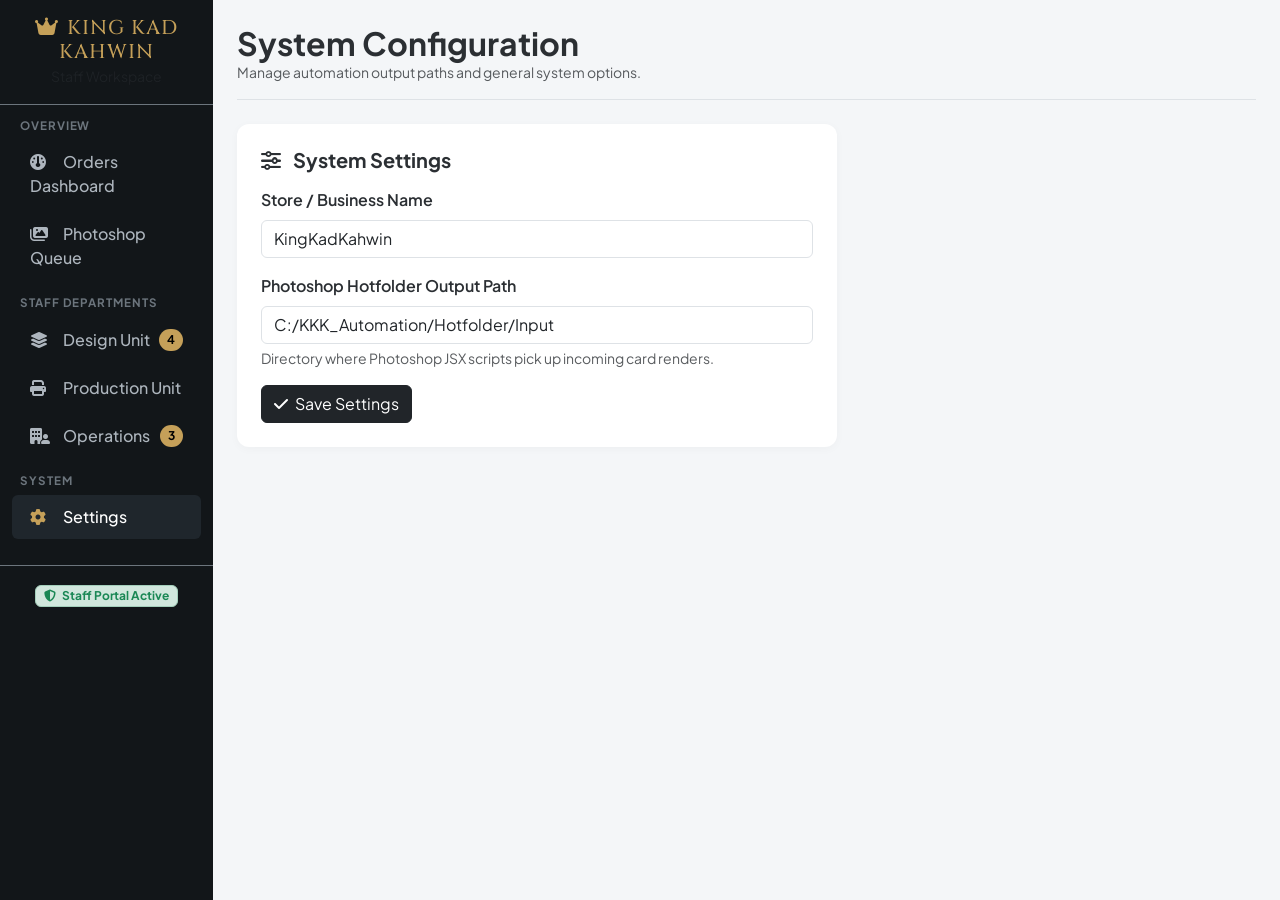
<file: staff/settings.html>
<!DOCTYPE html>
<html lang="en">
<head>
  <meta charset="UTF-8">
  <meta name="viewport" content="width=device-width, initial-scale=1.0">
  <title>Settings - KingKadKahwin Staff</title>
  <link rel="preconnect" href="https://fonts.googleapis.com">
  <link rel="preconnect" href="https://fonts.gstatic.com" crossorigin>
  <link href="https://fonts.googleapis.com/css2?family=Cinzel:wght@600;700&family=Plus+Jakarta+Sans:wght@400;500;600;700&display=swap" rel="stylesheet">
  <link href="https://cdn.jsdelivr.net/npm/bootstrap@5.3.0/dist/css/bootstrap.min.css" rel="stylesheet">
  <link rel="stylesheet" href="https://cdnjs.cloudflare.com/ajax/libs/font-awesome/6.4.0/css/all.min.css">
  <link rel="stylesheet" href="../design/staff-theme.css">
</head>
<body>

<div class="container-fluid p-0">
  <div class="row g-0">
    <!-- Universal Sidebar -->
    <nav class="col-md-3 col-lg-2 d-md-block sidebar collapse p-0 d-flex flex-column">
      <div class="p-3 border-bottom border-secondary text-center">
        <h5 class="brand-title m-0"><i class="fa-solid fa-crown me-2"></i>KING KAD KAHWIN</h5>
        <small class="text-muted">Staff Workspace</small>
      </div>

      <div class="menu-label">Overview</div>
      <ul class="nav flex-column">
        <li class="nav-item">
          <a class="nav-link" href="dashboard.html">
            <span><i class="fa-solid fa-gauge me-2"></i> Orders Dashboard</span>
          </a>
        </li>
        <li class="nav-item">
          <a class="nav-link" href="photoshop_jobs.html">
            <span><i class="fa-solid fa-images me-2"></i> Photoshop Queue</span>
          </a>
        </li>
      </ul>

      <div class="menu-label">Staff Departments</div>
      <ul class="nav flex-column">
        <li class="nav-item">
          <a class="nav-link" href="designer.html">
            <span><i class="fa-solid fa-layer-group me-2"></i> Design Unit</span>
            <span class="badge-count">4</span>
          </a>
        </li>
        <li class="nav-item">
          <a class="nav-link" href="production.html">
            <span><i class="fa-solid fa-print me-2"></i> Production Unit</span>
          </a>
        </li>
        <li class="nav-item">
          <a class="nav-link" href="om.html">
            <span><i class="fa-solid fa-building-user me-2"></i> Operations</span>
            <span class="badge-count">3</span>
          </a>
        </li>
      </ul>

      <div class="menu-label">System</div>
      <ul class="nav flex-column mb-4">
        <li class="nav-item">
          <a class="nav-link active" href="settings.html">
            <span><i class="fa-solid fa-gear me-2"></i> Settings</span>
          </a>
        </li>
      </ul>

      <div class="p-3 border-top border-secondary text-center mt-auto">
        <span class="badge bg-success-subtle text-success border border-success-subtle px-2 py-1 small">
          <i class="fa-solid fa-shield-halved me-1"></i> Staff Portal Active
        </span>
      </div>
    </nav>

    <!-- Main Content -->
    <main class="col-md-9 ms-sm-auto col-lg-10 px-md-4 py-4">
      <div class="pb-3 mb-4 border-bottom">
        <h2 class="fw-bold m-0">System Configuration</h2>
        <p class="text-muted small m-0">Manage automation output paths and general system options.</p>
      </div>

      <div class="table-container max-w-lg" style="max-width: 600px;">
        <h5 class="fw-bold mb-3"><i class="fa-solid fa-sliders me-2"></i> System Settings</h5>
        <form id="settingsForm">
          <div class="mb-3">
            <label class="form-label fw-semibold">Store / Business Name</label>
            <input type="text" class="form-control" value="KingKadKahwin" readonly>
          </div>
          <div class="mb-3">
            <label class="form-label fw-semibold">Photoshop Hotfolder Output Path</label>
            <input type="text" class="form-control" value="C:/KKK_Automation/Hotfolder/Input">
            <div class="form-text">Directory where Photoshop JSX scripts pick up incoming card renders.</div>
          </div>
          <button type="button" class="btn btn-dark" onclick="alert('Settings updated!')">
            <i class="fa-solid fa-check me-1"></i> Save Settings
          </button>
        </form>
      </div>
    </main>
  </div>
</div>

<script src="https://cdn.jsdelivr.net/npm/bootstrap@5.3.0/dist/js/bootstrap.bundle.min.js"></script>
</body>
</html>
</file>
<file: design/admin.css>
@import url('om.css');

.admin-navbar {
    height: 64px;
    background: #ffffff;
    border-bottom: 1px solid var(--border-color);
    display: flex;
    justify-content: space-between;
    align-items: center;
    padding: 0 32px;
}

.admin-container {
    display: flex;
    min-height: calc(100vh - 64px);
}

.admin-sidebar {
    width: 240px;
    background: #ffffff;
    border-right: 1px solid var(--border-color);
    padding: 24px 16px;
}

.admin-nav {
    display: flex;
    flex-direction: column;
    gap: 8px;
}

.admin-nav a {
    display: flex;
    align-items: center;
    gap: 12px;
    padding: 10px 14px;
    color: var(--text-muted);
    text-decoration: none;
    font-weight: 600;
    font-size: 0.875rem;
    border-radius: var(--radius-md);
}

.admin-nav a.active, .admin-nav a:hover {
    background: #eef2ff;
    color: var(--primary);
}

.admin-body {
    flex: 1;
    padding: 32px;
}

.card {
    background: #ffffff;
    border-radius: var(--radius-lg);
    border: 1px solid var(--border-color);
    padding: 28px;
    box-shadow: var(--shadow-sm);
}

.card-title {
    margin-bottom: 24px;
    padding-bottom: 16px;
    border-bottom: 1px solid var(--border-color);
}

.admin-badge {
    background: #fee2e2;
    color: #991b1b;
    padding: 6px 12px;
    border-radius: 20px;
    font-size: 0.75rem;
    font-weight: 700;
}
</file>
<file: design/customer.css>
:root {
    --primary-color: #4f46e5;
    --primary-hover: #4338ca;
    --bg-color: #f4f6f9;
    --card-bg: #ffffff;
    --text-main: #1f2937;
    --text-muted: #6b7280;
    --border-color: #e5e7eb;
    --focus-ring: rgba(79, 70, 229, 0.2);
    --required-color: #ef4444;
}

* {
    box-sizing: border-box;
    margin: 0;
    padding: 0;
}

body {
    background-color: var(--bg-color);
    font-family: 'Plus Jakarta Sans', sans-serif;
    color: var(--text-main);
    min-height: 100vh;
    padding: 40px 20px;
    display: flex;
    justify-content: center;
}

.portal-container {
    max-width: 800px;
    width: 100%;
}

/* Header Styling */
.portal-header {
    text-align: center;
    margin-bottom: 30px;
}

.logo-area {
    display: inline-flex;
    align-items: center;
    gap: 10px;
    color: var(--primary-color);
    margin-bottom: 12px;
}

.logo-icon {
    font-size: 1.8rem;
}

.logo-area h2 {
    font-size: 1.6rem;
    font-weight: 700;
}

.portal-header h1 {
    font-size: 2rem;
    font-weight: 700;
    color: var(--text-main);
    margin-bottom: 8px;
}

.portal-header p {
    color: var(--text-muted);
    font-size: 0.95rem;
}

/* Form Card Container */
.form-card {
    background: var(--card-bg);
    border-radius: 16px;
    padding: 35px 30px;
    box-shadow: 0 10px 30px rgba(0, 0, 0, 0.05);
}

.form-section {
    margin-bottom: 30px;
    padding-bottom: 25px;
    border-bottom: 1px solid var(--border-color);
}

.form-section:last-of-type {
    border-bottom: none;
    margin-bottom: 10px;
}

.section-title {
    display: flex;
    align-items: center;
    gap: 10px;
    color: var(--primary-color);
    margin-bottom: 20px;
}

.section-title i {
    font-size: 1.2rem;
}

.section-title h3 {
    font-size: 1.15rem;
    font-weight: 600;
    color: var(--text-main);
}

/* Grid & Input Groups */
.form-grid {
    display: grid;
    gap: 20px;
}

.form-grid.col-2 {
    grid-template-columns: repeat(2, 1fr);
}

.col-span-2 {
    grid-column: span 2;
}

.input-group {
    display: flex;
    flex-direction: column;
    gap: 6px;
}

.input-group label {
    font-size: 0.88rem;
    font-weight: 600;
    color: var(--text-main);
}

.required {
    color: var(--required-color);
}

.input-group input,
.input-group select,
.input-group textarea {
    width: 100%;
    padding: 10px 14px;
    font-size: 0.92rem;
    font-family: inherit;
    border: 1px solid var(--border-color);
    border-radius: 8px;
    background-color: #ffffff;
    color: var(--text-main);
    outline: none;
    transition: all 0.2s ease;
}

.input-group input:focus,
.input-group select:focus,
.input-group textarea:focus {
    border-color: var(--primary-color);
    box-shadow: 0 0 0 3px var(--focus-ring);
}

.input-group textarea {
    resize: vertical;
}

/* File Upload Box */
.file-upload-box {
    position: relative;
    border: 2px dashed var(--border-color);
    border-radius: 10px;
    padding: 25px;
    text-align: center;
    background-color: #f9fafb;
    cursor: pointer;
    transition: all 0.2s ease;
}

.file-upload-box:hover {
    border-color: var(--primary-color);
    background-color: #f0f3ff;
}

.file-upload-box i {
    font-size: 2rem;
    color: var(--primary-color);
    margin-bottom: 8px;
}

.file-upload-box p {
    font-size: 0.9rem;
    font-weight: 500;
    color: var(--text-main);
}

.file-upload-box span {
    font-size: 0.78rem;
    color: var(--text-muted);
}

.file-upload-box input[type="file"] {
    position: absolute;
    top: 0;
    left: 0;
    width: 100%;
    height: 100%;
    opacity: 0;
    cursor: pointer;
}

/* Form Action Buttons */
.form-actions {
    display: flex;
    justify-content: flex-end;
    gap: 12px;
    margin-top: 10px;
}

button {
    font-family: inherit;
    font-size: 0.92rem;
    font-weight: 600;
    padding: 12px 24px;
    border-radius: 8px;
    cursor: pointer;
    border: none;
    transition: all 0.2s ease;
    display: inline-flex;
    align-items: center;
    gap: 8px;
}

.btn-primary {
    background-color: var(--primary-color);
    color: #ffffff;
}

.btn-primary:hover {
    background-color: var(--primary-hover);
    box-shadow: 0 4px 12px rgba(79, 70, 229, 0.3);
}

.btn-secondary {
    background-color: #e5e7eb;
    color: #374151;
}

.btn-secondary:hover {
    background-color: #d1d5db;
}

/* Responsive Styles */
@media (max-width: 640px) {
    .form-grid.col-2 {
        grid-template-columns: 1fr;
    }
    
    .col-span-2 {
        grid-column: span 1;
    }

    .form-actions {
        flex-direction: column-reverse;
    }

    button {
        width: 100%;
        justify-content: center;
    }
}
</file>
<file: design/order_form.css>
body {
    background-color: #f4f6f9;
    font-family: 'Montserrat', sans-serif;
    color: #333;
}
.form-card {
    background: #ffffff;
    border-radius: 16px;
    box-shadow: 0 10px 30px rgba(0, 0, 0, 0.05);
    padding: 35px;
    margin-bottom: 50px;
}
.section-header {
    border-bottom: 2px solid #eef2ff;
    padding-bottom: 10px;
    margin-bottom: 20px;
    color: #4f46e5;
    font-weight: 700;
}
.majlis-header {
    border-left: 4px solid #4f46e5;
    padding-left: 12px;
    margin-bottom: 20px;
    color: #1e1b4b;
    font-weight: 700;
}
.form-label {
    font-weight: 600;
    color: #374151;
    font-size: 0.92rem;
}
.sub-text {
    font-size: 0.82rem;
    color: #6c757d;
}
.btn-custom-primary {
    background-color: #4f46e5;
    border-color: #4f46e5;
    color: #fff;
    padding: 12px 30px;
    font-weight: 600;
    border-radius: 8px;
    transition: all 0.3s;
}
.btn-custom-primary:hover {
    background-color: #4338ca;
    border-color: #4338ca;
    box-shadow: 0 4px 12px rgba(79, 70, 229, 0.3);
}
.required-asterisk {
    color: #ef4444;
}

/* Sticky Live Card Preview Sidebar */
.preview-sticky {
    position: -webkit-sticky;
    position: sticky;
    top: 20px;
}

@media (max-width: 991.98px) {
    .preview-sticky {
        position: relative;
        top: 0;
        margin-bottom: 2rem;
    }
}

.preview-title-badge {
    font-weight: 700;
    font-size: 0.95rem;
    color: #1f2937;
}

/* 4x6 Aspect Ratio Container Fix */
.card-preview-wrapper {
    width: 100%;
    max-width: 340px;
    aspect-ratio: 4 / 6;
    margin: 0 auto;
    background: #ffffff;
    border: 1px solid #cbd5e1;
    border-radius: 8px;
    padding: 0;
    display: flex;
    flex-direction: column;
    box-shadow: 0 10px 25px rgba(0, 0, 0, 0.1);
    position: relative;
    overflow: hidden;
    box-sizing: border-box;
    -webkit-font-smoothing: antialiased;
    -moz-osx-font-smoothing: grayscale;
}

/* ================= FRONT CARD DESIGN ================= */
.card-front-container {
    width: 100%;
    height: 100%;
    display: flex;
    flex-direction: row;
    background-color: #ffffff;
}

/* Pattern Left Border Simulation */
.front-pattern-border {
    width: 30%;
    height: 100%;
    background-color: #ffffff;
    background-image: radial-gradient(#9333ea 0.75px, transparent 0.75px), radial-gradient(#9333ea 0.75px, #ffffff 0.75px);
    background-size: 20px 20px;
    background-position: 0 0, 10px 10px;
    border-right: 1px solid #e9d5ff;
    box-shadow: inset -3px 0 6px rgba(0,0,0,0.03);
}

.front-content-area {
    width: 70%;
    height: 100%;
    display: flex;
    flex-direction: column;
    justify-content: space-around;
    align-items: center;
    padding: 20px 10px;
    text-align: center;
    box-sizing: border-box;
    overflow: hidden;
}

.front-title {
    font-family: 'Great Vibes', cursive;
    font-size: 1.8rem;
    color: #9333ea;
    margin-top: 10px;
}

.front-names-wrapper {
    position: relative;
    margin: 10px 0;
    display: flex;
    flex-direction: column;
    align-items: center;
    width: 100%;
    padding: 0 5px;
}

.front-name-text {
    font-family: 'Great Vibes', cursive;
    font-size: 2rem;
    color: #9333ea;
    line-height: 1.1;
    word-break: break-word;
    max-width: 100%;
    overflow: hidden;
    text-overflow: ellipsis;
}

.front-ampersand-overlap {
    font-family: 'Great Vibes', cursive;
    font-size: 2rem;
    color: #d8b4fe;
    margin: -12px 0;
    position: relative;
    z-index: 0;
}

.front-date-box {
    color: #9333ea;
    text-align: center;
    margin-bottom: 10px;
}

.front-calendar-icon {
    font-size: 1.2rem;
    display: block;
    margin-bottom: 2px;
}

.front-day-text {
    font-size: 0.65rem;
    font-weight: 700;
    letter-spacing: 1.5px;
    text-transform: uppercase;
}

.front-date-text {
    font-size: 0.7rem;
    font-weight: 700;
    letter-spacing: 0.5px;
    text-transform: uppercase;
}

/* ================= BACK CARD DESIGN ================= */
.card-back-container {
    width: 100%;
    height: 100%;
    padding: 8px;
    display: flex;
    flex-direction: column;
    background-color: #ffffff;
    font-family: 'Montserrat', sans-serif;
    color: #000000;
    text-align: center;
    box-sizing: border-box;
    overflow: hidden;
}

.back-outer-border {
    border: 1.5px solid #000000;
    height: 100%;
    padding: 6px 4px;
    display: flex;
    flex-direction: column;
    justify-content: space-between;
    box-sizing: border-box;
    overflow: hidden;
}

/* Top Section (Header & Invitation Details) */
.back-arabic-header {
    font-family: 'Playfair Display', serif;
    font-size: 1rem;
    font-weight: bold;
    line-height: 1.1;
    margin-bottom: 2px;
}

.back-intro-text {
    font-size: 0.45rem;
    line-height: 1.2;
    color: #000000;
    padding: 0 4px;
}

.back-parents-names {
    font-size: 0.55rem;
    font-weight: 800;
    text-transform: uppercase;
    margin: 2px 0;
    line-height: 1.2;
    word-break: break-word;
}

.back-guest-box {
    border: 1px solid #000000;
    border-radius: 10px;
    height: 16px;
    margin: 2px auto;
    width: 80%;
}

.back-couple-names {
    font-size: 0.55rem;
    font-weight: 800;
    text-transform: uppercase;
    margin: 2px 0;
    line-height: 1.2;
    word-break: break-word;
}

.back-couple-sub {
    font-weight: 400;
    text-transform: lowercase;
    font-size: 0.44rem;
    display: block;
    color: #000000;
}

/* Middle Section: 3-Column Info Grid */
.back-three-col {
    display: grid;
    grid-template-columns: 1fr 1.2fr 1fr;
    border-top: 1.5px solid #000000;
    border-bottom: 1.5px solid #000000;
    margin: 2px 0;
    padding: 4px 0;
    align-items: stretch;
}

.back-col {
    padding: 0 2px;
    display: flex;
    flex-direction: column;
    justify-content: center;
    align-items: center;
}

.back-col:not(:last-child) {
    border-right: 1.5px solid #000000;
}

.col-title {
    font-size: 0.5rem;
    font-weight: 800;
    text-transform: uppercase;
    line-height: 1.1;
    margin-bottom: 2px;
}

.col-day-big {
    font-size: 1.6rem;
    font-weight: 900;
    line-height: 0.8;
    margin: 2px 0;
}

.col-subtext {
    font-size: 0.42rem;
    text-transform: uppercase;
    line-height: 1.1;
    font-weight: 700;
}

#prevColContacts {
    min-height: 24px;
    width: 100%;
}

.col-contact-item {
    font-size: 0.38rem;
    line-height: 1.15;
    margin-bottom: 2px;
    word-break: break-all;
}

.col-contact-item strong {
    display: block;
    font-size: 0.4rem;
    font-weight: 800;
}

/* Location & QR Code Section */
.back-qr-section {
    display: grid;
    grid-template-columns: 0.8fr 1.2fr;
    align-items: center;
    gap: 6px;
    border-bottom: 1.5px solid #000000;
    padding: 4px 2px;
    margin-bottom: 2px;
    text-align: left;
}

.qr-box-img {
    width: 100%;
    max-width: 40px;
    height: auto;
    margin: 0 auto;
    display: block;
    object-fit: contain;
}

.location-details {
    text-align: left;
    display: flex;
    flex-direction: column;
    justify-content: center;
}

.location-title {
    font-size: 0.44rem;
    font-weight: 800;
    text-transform: uppercase;
    line-height: 1.1;
    margin-bottom: 2px;
}

.location-text {
    font-size: 0.36rem;
    line-height: 1.15;
    text-transform: uppercase;
    color: #000000;
    font-weight: 600;
    max-height: 2.4em;
    overflow: hidden;
}

/* Bottom Footer Section */
.back-footer-text {
    font-size: 0.38rem;
    font-style: italic;
    color: #000000;
    padding: 2px 0;
    line-height: 1.1;
}

/* Social Tag Pillar Pill */
.back-social-tag {
    background-color: #fef08a;
    border: 1px solid #ca8a04;
    border-radius: 12px;
    padding: 2px 8px;
    font-size: 0.42rem;
    font-weight: 700;
    margin: 3px auto 0 auto;
    display: inline-block;
    color: #000000;
}
</file>
<file: design/track.css>
:root {
    --primary-color: #4f46e5;
    --primary-hover: #4338ca;
    --bg-color: #f8fafc;
    --card-bg: #ffffff;
    --text-main: #1e293b;
    --text-muted: #64748b;
    --text-light: #94a3b8;
    --border-color: #f1f5f9;
    --focus-ring: rgba(99, 102, 241, 0.2);
}

* {
    box-sizing: border-box;
    margin: 0;
    padding: 0;
}

body {
    background-color: var(--bg-color);
    color: var(--text-main);
    min-height: 100vh;
    padding: 1rem;
    display: flex;
    flex-direction: column;
    justify-content: center;
    align-items: center;
    font-family: ui-sans-serif, system-ui, -apple-system, BlinkMacSystemFont, "Segoe UI", Roboto, "Helvetica Neue", Arial, sans-serif;
}

/* Card Container */
.track-card {
    max-width: 28rem;
    width: 100%;
    background-color: var(--card-bg);
    border-radius: 1rem;
    box-shadow: 0 20px 25px -5px rgba(0, 0, 0, 0.1), 0 8px 10px -6px rgba(0, 0, 0, 0.1);
    padding: 1.5rem;
    border: 1px solid var(--border-color);
}

/* Typography */
.card-title {
    font-size: 1.5rem;
    font-weight: 700;
    text-align: center;
    color: var(--text-main);
    margin-bottom: 0.25rem;
}

.card-subtitle {
    font-size: 0.75rem;
    text-align: center;
    color: var(--text-muted);
    margin-bottom: 1.5rem;
}

/* Search Input Form */
.search-group {
    display: flex;
    gap: 0.5rem;
    margin-bottom: 1.5rem;
}

.search-input {
    flex: 1;
    border: 1px solid #cbd5e1;
    border-radius: 0.75rem;
    padding: 0.5rem 1rem;
    font-size: 0.875rem;
    font-family: ui-monospace, SFMono-Regular, Menlo, Monaco, Consolas, monospace;
    text-transform: uppercase;
    outline: none;
    transition: all 0.2s ease;
}

.search-input:focus {
    border-color: var(--primary-color);
    box-shadow: 0 0 0 3px var(--focus-ring);
}

.btn-search {
    background-color: var(--primary-color);
    color: #ffffff;
    font-weight: 600;
    font-size: 0.875rem;
    padding: 0.5rem 1.25rem;
    border-radius: 0.75rem;
    border: none;
    cursor: pointer;
    transition: background-color 0.2s;
    box-shadow: 0 4px 6px -1px rgba(99, 102, 241, 0.2);
}

.btn-search:hover {
    background-color: var(--primary-hover);
}

/* Details Section */
.details-header {
    border-top: 1px solid var(--border-color);
    padding-top: 1rem;
    margin-bottom: 1.25rem;
}

.detail-row {
    display: flex;
    justify-content: space-between;
    align-items: center;
}

.detail-row:not(:last-child) {
    margin-bottom: 0.375rem;
}

.detail-label {
    font-size: 0.75rem;
    color: var(--text-light);
}

.detail-id {
    font-family: ui-monospace, SFMono-Regular, Menlo, Monaco, Consolas, monospace;
    font-size: 0.875rem;
    font-weight: 700;
    color: var(--primary-color);
}

.detail-name {
    font-size: 0.75rem;
    font-weight: 600;
    color: #334155;
}

/* Progress Bar */
.progress-container {
    margin-bottom: 1.5rem;
}

.progress-header {
    display: flex;
    justify-content: space-between;
    font-size: 0.75rem;
    color: var(--text-muted);
    margin-bottom: 0.25rem;
}

.progress-percent {
    font-weight: 700;
    color: var(--primary-color);
}

.progress-track {
    width: 100%;
    background-color: var(--border-color);
    border-radius: 9999px;
    height: 0.625rem;
    overflow: hidden;
}

.progress-bar {
    background-color: var(--primary-color);
    height: 0.625rem;
    border-radius: 9999px;
    transition: width 0.5s ease;
}

/* Timeline Steps */
.steps-list {
    display: flex;
    flex-direction: column;
    gap: 0.75rem;
    font-size: 0.75rem;
}

.step-card {
    padding: 0.75rem;
    border-radius: 0.75rem;
    display: flex;
    align-items: flex-start;
    gap: 0.75rem;
    transition: all 0.2s ease;
}

.step-card.pending {
    background-color: #f8fafc;
    color: var(--text-light);
    border: 1px solid var(--border-color);
}

.step-card.active {
    background-color: #eef2ff;
    border: 1px solid #c7d2fe;
    color: #312e81;
    font-weight: 700;
    box-shadow: 0 1px 2px 0 rgba(0, 0, 0, 0.05);
}

.step-card.completed {
    background-color: #ecfdf5;
    color: #065f46;
    border: 1px solid #d1fae5;
    font-weight: 600;
}

.step-title {
    font-weight: 500;
    font-size: 0.75rem;
    margin-bottom: 0.125rem;
}

.step-desc {
    opacity: 0.75;
    font-size: 11px;
    line-height: 1.4;
}

/* Error Alert */
.error-alert {
    text-align: center;
    color: #ef4444;
    background-color: #fef2f2;
    padding: 0.75rem;
    border-radius: 0.75rem;
    font-size: 0.75rem;
    font-weight: 600;
    margin-top: 1rem;
    border: 1px solid #fee2e2;
}

.hidden {
    display: none !important;
}

.footer-text {
    text-align: center;
    font-size: 0.75rem;
    color: var(--text-light);
    margin-top: 1.5rem;
}
</file>
<file: design/staff-theme.css>
:root {
  --bg-dark: #121619;
  --bg-dark-hover: #1f262c;
  --card-bg: #ffffff;
  --text-gold: #c5a059;
  --sidebar-width: 260px;
}

body {
  background-color: #f4f6f8;
  font-family: 'Plus Jakarta Sans', sans-serif;
  color: #2b2f33;
}

/* Sidebar Styles */
.sidebar {
  min-height: 100vh;
  background-color: var(--bg-dark);
  color: #fff;
}

.brand-title {
  font-family: 'Cinzel', serif;
  letter-spacing: 1px;
  color: var(--text-gold);
}

.sidebar .menu-label {
  font-size: 0.725rem;
  text-transform: uppercase;
  letter-spacing: 0.08em;
  color: #6c757d;
  padding: 12px 20px 4px;
  font-weight: 700;
}

.sidebar .nav-link {
  color: #adb5bd;
  padding: 10px 18px;
  font-weight: 500;
  border-radius: 6px;
  margin: 2px 12px;
  display: flex;
  align-items: center;
  justify-content: space-between;
  transition: all 0.2s ease;
  text-decoration: none;
}

.sidebar .nav-link i {
  width: 22px;
}

.sidebar .nav-link.active, 
.sidebar .nav-link:hover {
  color: #ffffff;
  background-color: var(--bg-dark-hover);
}

.sidebar .nav-link.active i {
  color: var(--text-gold);
}

.sidebar .badge-count {
  background-color: var(--text-gold);
  color: #000;
  font-size: 0.75rem;
  font-weight: 700;
  padding: 2px 8px;
  border-radius: 12px;
}

/* Card & Table Polish */
.card-stat {
  border: none;
  border-radius: 10px;
  box-shadow: 0 2px 10px rgba(0, 0, 0, 0.03);
}

.table-container {
  background: #fff;
  border-radius: 12px;
  padding: 24px;
  box-shadow: 0 2px 10px rgba(0, 0, 0, 0.03);
}
</file>
